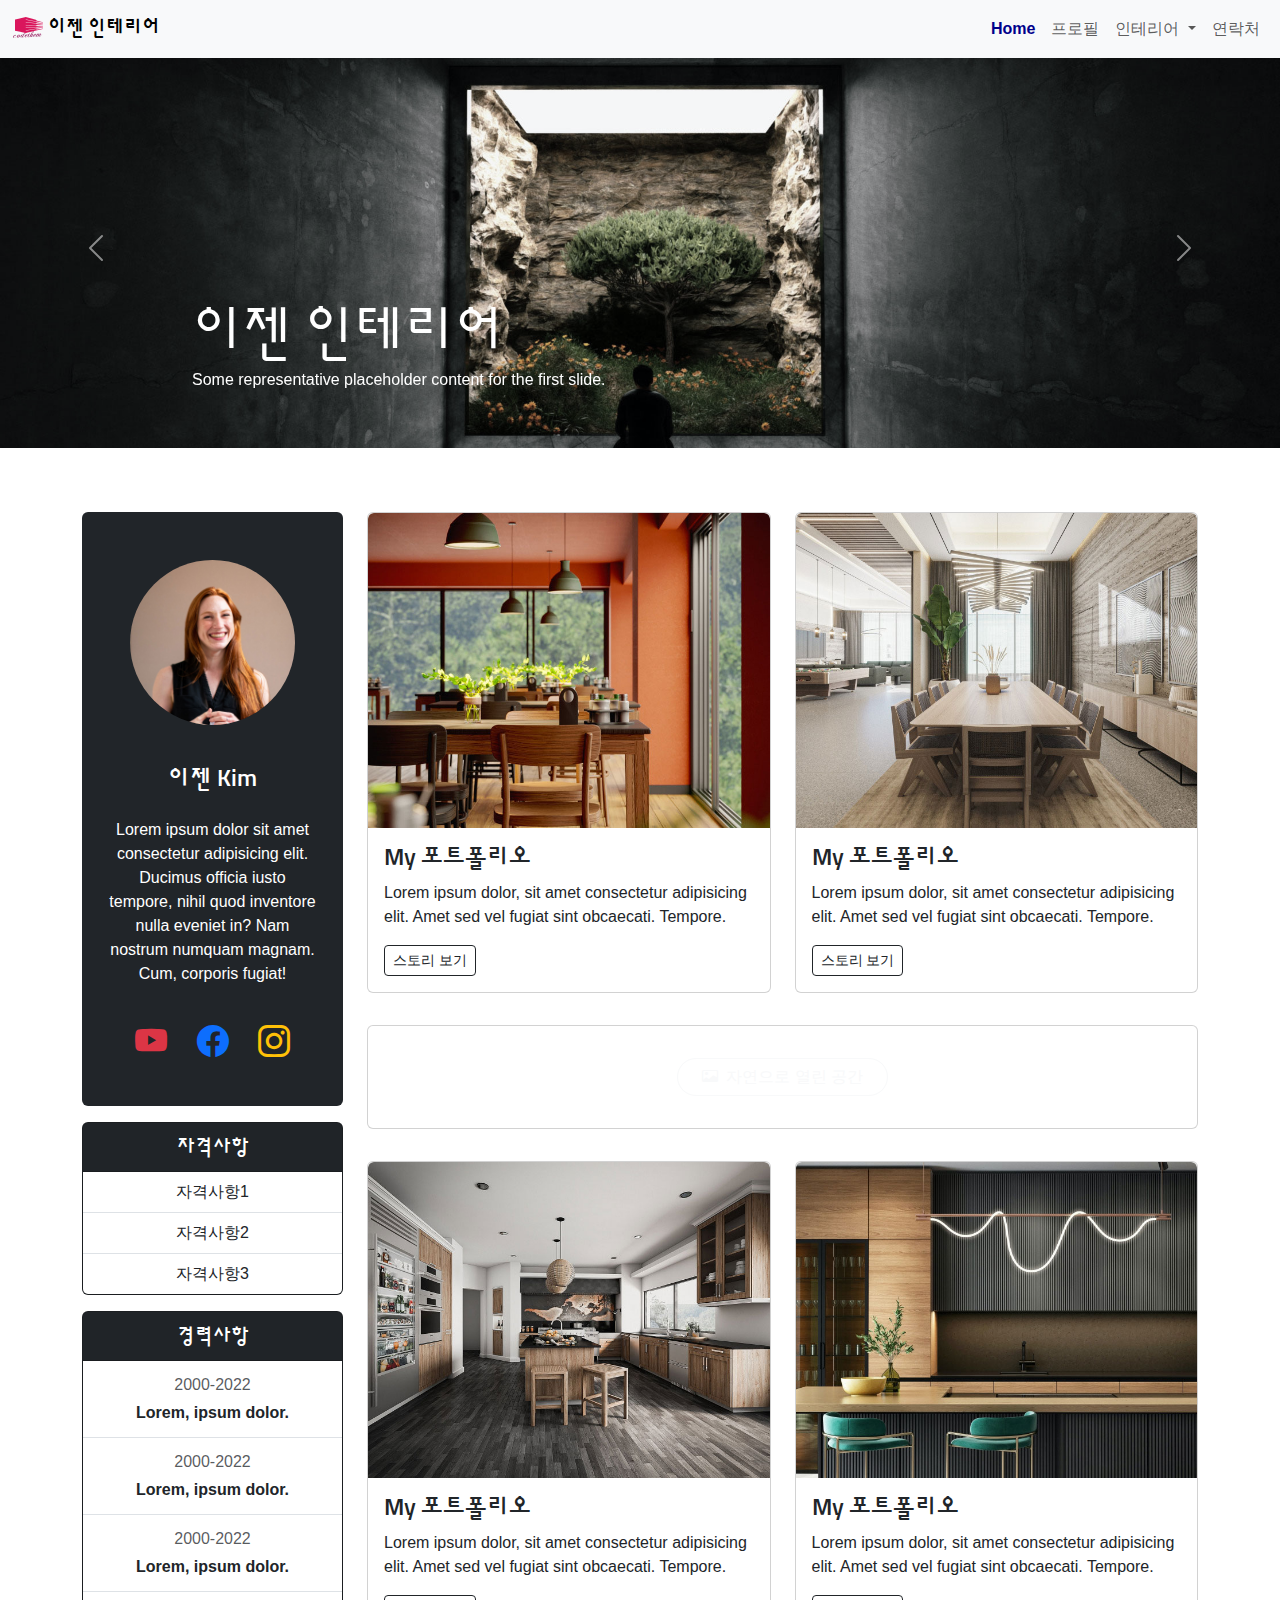
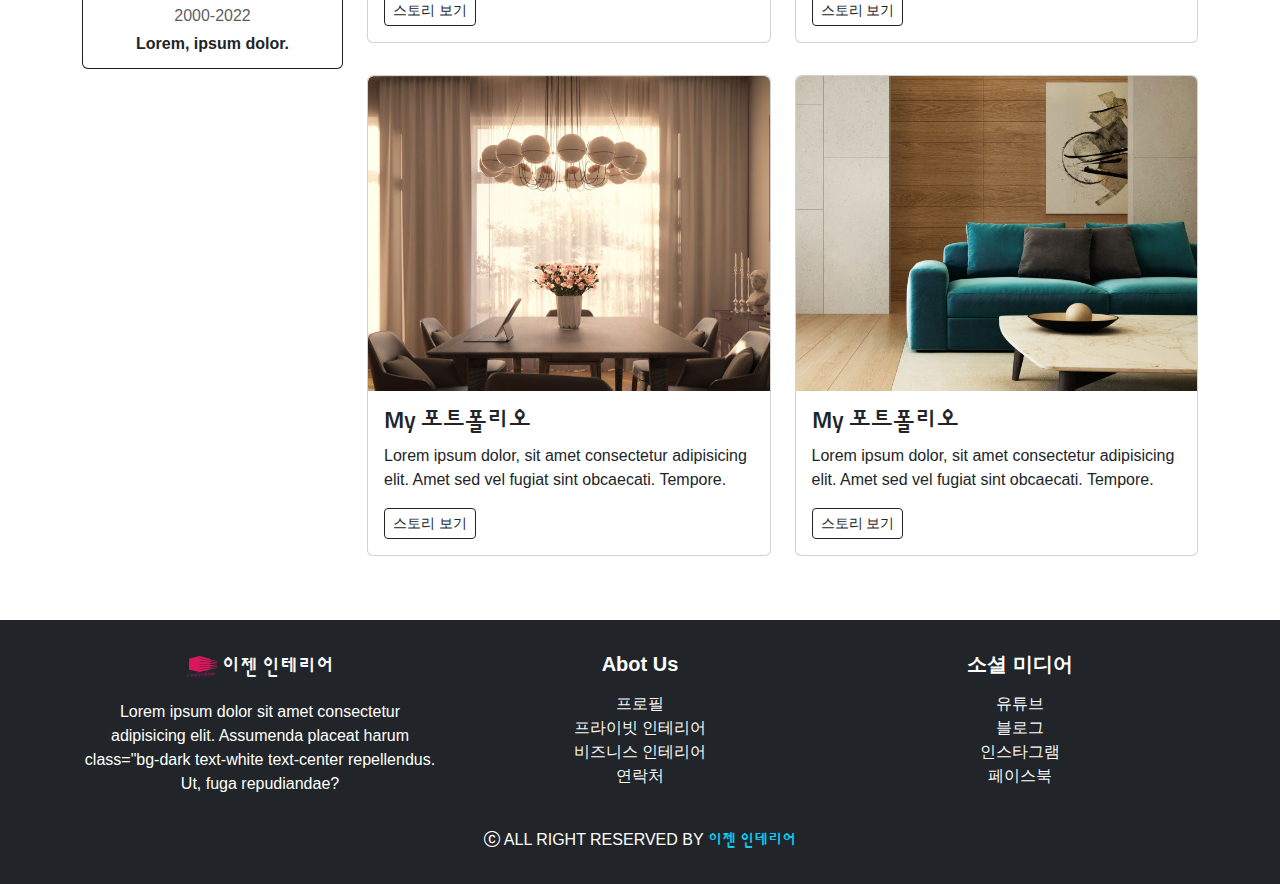
<file: index.html>
<!DOCTYPE html>
<html lang="ko">
  <head>
    <meta charset="UTF-8" />
    <meta name="viewport" content="width=device-width, initial-scale=1.0" />
    <title>이젠 인테리어</title>

    <link href="./css/bootstrap.css" rel="stylesheet" />
    <link href="./css/style.css" rel="stylesheet" />
    <script src="./js/bootstrap.bundle.js"></script>
    <link
      rel="stylesheet"
      href="https://cdn.jsdelivr.net/npm/bootstrap-icons@1.11.3/font/bootstrap-icons.min.css"
    />
  </head>
  <body>
    <!--네비게이션 영역 시작-->
    <nav class="navbar navbar-expand-md bg-light fixed-top">
      <div class="container-fluid">
        <a class="navbar-brand logo-font" href="index.html">
          <img src="./images/logo.png" alt="로고" />
          이젠 인테리어</a
        >
        <button
          class="navbar-toggler"
          type="button"
          data-bs-toggle="collapse"
          data-bs-target="#menubar"
          aria-controls="menubar"
          aria-expanded="false"
          aria-label="Toggle navigation"
        >
          <span class="navbar-toggler-icon"></span>
        </button>
        <div class="collapse navbar-collapse" id="menubar">
          <ul class="navbar-nav ms-auto mb-2 mb-md-0">
            <li class="nav-item">
              <a class="nav-link active" aria-current="page" href="./index.html"
                >Home</a
              >
            </li>
            <li class="nav-item">
              <a class="nav-link" href="./profile.html">프로필</a>
            </li>
            <li class="nav-item dropdown">
              <a
                class="nav-link dropdown-toggle"
                href="#"
                role="button"
                data-bs-toggle="dropdown"
                aria-expanded="false"
              >
                인테리어
              </a>
              <ul class="dropdown-menu">
                <li>
                  <a class="dropdown-item" href="./private-interior.html"
                    >개인공간</a
                  >
                </li>
                <li>
                  <a class="dropdown-item" href="./business-interior.html"
                    >비즈니스 공간</a
                  >
                </li>
              </ul>
            </li>
            <li class="nav-item">
              <a class="nav-link" href="./contact.html">연락처</a>
            </li>
          </ul>
        </div>
      </div>
    </nav>
    <!--헤더 영역 시작-->
    <header>
      <div id="headerCarousel" class="mt-5 carousel slide carousel-fade">
        <div class="carousel-inner">
          <div class="carousel-item active">
            <img
              src="./images/header1.jpg"
              class="d-block w-100"
              alt="인테리어 사진"
            />
            <div class="carousel-caption text-md-start">
              <h1 class="display-4 d-block mb-0">이젠 인테리어</h1>
              <p class="d-none d-sm-block">
                Some representative placeholder content for the first slide.
              </p>
            </div>
          </div>
          <div class="carousel-item">
            <img
              src="./images/header2.jpg"
              class="d-block w-100"
              alt="인테리어 사진"
            />
            <div class="carousel-caption">
              <h1 class="display-4 d-block mb-0">이젠 인테리어</h1>
              <p class="d-none d-sm-block">
                Some representative placeholder content for the first slide.
              </p>
            </div>
          </div>
          <div class="carousel-item">
            <img
              src="./images/header3.jpg"
              class="d-block w-100"
              alt="인테리어 사진"
            />
            <div class="carousel-caption">
              <h1 class="display-4 d-block mb-0">이젠 인테리어</h1>
              <p class="d-none d-sm-block">
                Some representative placeholder content for the first slide.
              </p>
            </div>
          </div>
          <div class="carousel-item">
            <img
              src="./images/header4.jpg"
              class="d-block w-100"
              alt="인테리어 사진"
            />
            <div class="carousel-caption">
              <h1 class="display-4 d-block mb-0">이젠 인테리어</h1>
              <p class="d-none d-sm-block">
                Some representative placeholder content for the first slide.
              </p>
            </div>
          </div>
          <div class="carousel-item">
            <img
              src="./images/header5.jpg"
              class="d-block w-100"
              alt="인테리어 사진"
            />
            <div class="carousel-caption">
              <h1 class="display-4 d-block mb-0">이젠 인테리어</h1>
              <p class="d-none d-sm-block">
                Some representative placeholder content for the first slide.
              </p>
            </div>
          </div>
        </div>
        <button
          class="carousel-control-prev"
          type="button"
          data-bs-target="#headerCarousel"
          data-bs-slide="prev"
        >
          <span class="carousel-control-prev-icon" aria-hidden="true"></span>
          <span class="visually-hidden">Previous</span>
        </button>
        <button
          class="carousel-control-next"
          type="button"
          data-bs-target="#headerCarousel"
          data-bs-slide="next"
        >
          <span class="carousel-control-next-icon" aria-hidden="true"></span>
          <span class="visually-hidden">Next</span>
        </button>
      </div>
    </header>
    <!--헤더 영역 끝-->
    <!--네비게이션 영역 끝-->
    <!--메인 섹션 시작-->
    <main class="container my-5">
      <div class="row">
        <!--프로필 바 섹션 시작-->
        <section class="col-md-5 col-lg-3">
          <div class="bg-dark text-white text-center my-3 p-4 rounded">
            <img
              src="./images/main-profile.jpg"
              alt="메인프로필"
              class="img-fluid rounded-circle p-4"
            />
            <h2 class="fs-4 py-3">이젠 Kim</h2>
            <p>
              Lorem ipsum dolor sit amet consectetur adipisicing elit. Ducimus
              officia iusto tempore, nihil quod inventore nulla eveniet in? Nam
              nostrum numquam magnam. Cum, corporis fugiat!
            </p>
            <div class="d-flex justify-content-evenly fs-4 py-3">
              <a href="#" target="_blank" class="link-danger"
                ><i class="bi bi-youtube" style="font-size: 2rem"></i
              ></a>
              <a href="#" target="_blank" class="link-primary"
                ><i class="bi bi-facebook" style="font-size: 2rem"></i
              ></a>
              <a href="#" target="_blank" class="link-warning"
                ><i class="bi bi-instagram" style="font-size: 2rem"></i
              ></a>
            </div>
          </div>
          <div class="card bg-dark text-white text-center">
            <div class="card-header">
              <h3 class="fs-5 m-1">자격사항</h3>
            </div>
            <ul class="list-group list-group-flush">
              <li class="list-group-item">자격사항1</li>
              <li class="list-group-item">자격사항2</li>
              <li class="list-group-item">자격사항3</li>
            </ul>
          </div>
          <div class="card bg-dark text-white text-center mt-3">
            <div class="card-header">
              <h3 class="fs-5 m-1">경력사항</h3>
            </div>
            <ul class="list-group list-group-flush">
              <li class="list-group-item">
                <p class="m-1 text-muted">2000-2022</p>
                <p class="m-1 fw-bold">Lorem, ipsum dolor.</p>
              </li>
              <li class="list-group-item">
                <p class="m-1 text-muted">2000-2022</p>
                <p class="m-1 fw-bold">Lorem, ipsum dolor.</p>
              </li>
              <li class="list-group-item">
                <p class="m-1 text-muted">2000-2022</p>
                <p class="m-1 fw-bold">Lorem, ipsum dolor.</p>
              </li>
              <li class="list-group-item">
                <p class="m-1 text-muted">2000-2022</p>
                <p class="m-1 fw-bold">Lorem, ipsum dolor.</p>
              </li>
            </ul>
          </div>
        </section>
        <!--프로필 바 섹션 끝-->
        <!--포트폴리오 섹션 시작-->
        <section class="col-md-7 col-lg-9">
          <div class="row">
            <div class="col-lg-6 py-3">
              <div class="card">
                <div class="overflow-hidden rounded-top">
                  <img
                    src="./images/gallery1.jpg"
                    class="card-img-top"
                    alt="포트폴리오 사진1"
                  />
                </div>
                <div class="card-body">
                  <h4 class="card-title">My 포트폴리오</h4>
                  <p class="card-text">
                    Lorem ipsum dolor, sit amet consectetur adipisicing elit.
                    Amet sed vel fugiat sint obcaecati. Tempore.
                  </p>
                  <a href="#" class="btn btn-outline-dark btn-sm"
                    >스토리 보기</a
                  >
                </div>
              </div>
            </div>
            <div class="col-lg-6 py-3">
              <div class="card">
                <div class="overflow-hidden rounded-top">
                  <img
                    src="./images/gallery2.jpg"
                    class="card-img-top"
                    alt="포트폴리오 사진2"
                  />
                </div>
                <div class="card-body">
                  <h4 class="card-title">My 포트폴리오</h4>
                  <p class="card-text">
                    Lorem ipsum dolor, sit amet consectetur adipisicing elit.
                    Amet sed vel fugiat sint obcaecati. Tempore.
                  </p>
                  <a href="#" class="btn btn-outline-dark btn-sm"
                    >스토리 보기</a
                  >
                </div>
              </div>
            </div>
            <div class="col-12 py-3">
              <div class="banner card text-center p-3">
                <div class="card-body">
                  <button
                    type="button"
                    class="btn btn-outline-light px-4 rounded-pill"
                    data-bs-toggle="modal"
                    data-bs-target="#portfolio-Modal"
                  >
                    <i class="bi bi-card-image me-1"></i>
                    자연으로 열린 공간
                  </button>
                </div>
              </div>
            </div>
            <!--모달-->
            <div
              class="modal fade"
              id="portfolio-Modal"
              tabindex="-1"
              data-bs-backdrop="static"
              data-bs-keyboard="false"
              aria-labelledby="portfolio-ModalLabel"
              aria-hidden="true"
            >
              <div class="modal-dialog">
                <div class="modal-content">
                  <div class="modal-header">
                    <h1 class="modal-title fs-5" id="portfolio-ModalLabel">
                      자연으로 열린 공간
                    </h1>
                    <button
                      type="button"
                      class="btn-close"
                      data-bs-dismiss="modal"
                      aria-label="Close"
                    ></button>
                  </div>
                  <div class="modal-body text-center">
                    <h2>Lorem ipsum dolor sit amet.</h2>
                    <p>
                      Lorem ipsum dolor sit amet consectetur adipisicing elit.
                      Soluta veritatis a officia provident, vel magni.
                    </p>
                    <img
                      src="./images/modal-img.jpg"
                      alt="열린 공간"
                      class="img-fluid"
                    />
                    <p>
                      Lorem ipsum dolor sit amet consectetur adipisicing elit.
                      Porro expedita illo sed iste impedit vero neque optio
                      consequatur aliquid eaque.
                    </p>
                  </div>
                  <div class="modal-footer">
                    <button
                      type="button"
                      class="btn btn-outline-dark btn-sm"
                      data-bs-dismiss="modal"
                    >
                      닫기
                    </button>
                    <a href="#" class="btn btn-outline-danger btn-sm">
                      뉴스 기사 보기
                    </a>
                  </div>
                </div>
              </div>
            </div>
            <div class="col-lg-6 py-3">
              <div class="card">
                <div class="overflow-hidden rounded-top">
                  <img
                    src="./images/gallery3.jpg"
                    class="card-img-top"
                    alt="포트폴리오 사진3"
                  />
                </div>
                <div class="card-body">
                  <h4 class="card-title">My 포트폴리오</h4>
                  <p class="card-text">
                    Lorem ipsum dolor, sit amet consectetur adipisicing elit.
                    Amet sed vel fugiat sint obcaecati. Tempore.
                  </p>
                  <a href="#" class="btn btn-outline-dark btn-sm"
                    >스토리 보기</a
                  >
                </div>
              </div>
            </div>
            <div class="col-lg-6 py-3">
              <div class="card">
                <div class="overflow-hidden rounded-top">
                  <img
                    src="./images/gallery4.jpg"
                    class="card-img-top"
                    alt="포트폴리오 사진4"
                  />
                </div>
                <div class="card-body">
                  <h4 class="card-title">My 포트폴리오</h4>
                  <p class="card-text">
                    Lorem ipsum dolor, sit amet consectetur adipisicing elit.
                    Amet sed vel fugiat sint obcaecati. Tempore.
                  </p>
                  <a href="#" class="btn btn-outline-dark btn-sm"
                    >스토리 보기</a
                  >
                </div>
              </div>
            </div>
            <div class="col-lg-6 py-3">
              <div class="card">
                <div class="overflow-hidden rounded-top">
                  <img
                    src="./images/gallery5.jpg"
                    class="card-img-top"
                    alt="포트폴리오 사진5"
                  />
                </div>
                <div class="card-body">
                  <h4 class="card-title">My 포트폴리오</h4>
                  <p class="card-text">
                    Lorem ipsum dolor, sit amet consectetur adipisicing elit.
                    Amet sed vel fugiat sint obcaecati. Tempore.
                  </p>
                  <a href="#" class="btn btn-outline-dark btn-sm"
                    >스토리 보기</a
                  >
                </div>
              </div>
            </div>
            <div class="col-lg-6 py-3">
              <div class="card">
                <div class="overflow-hidden rounded-top">
                  <img
                    src="./images/gallery6.jpg"
                    class="card-img-top"
                    alt="포트폴리오 사진6"
                  />
                </div>
                <div class="card-body">
                  <h4 class="card-title">My 포트폴리오</h4>
                  <p class="card-text">
                    Lorem ipsum dolor, sit amet consectetur adipisicing elit.
                    Amet sed vel fugiat sint obcaecati. Tempore.
                  </p>
                  <a href="#" class="btn btn-outline-dark btn-sm"
                    >스토리 보기</a
                  >
                </div>
              </div>
            </div>
          </div>
        </section>
        <!--포트폴리오 섹션 끝-->
      </div>
    </main>
    <!--메인 섹션 끝-->
    <!--푸터 영역 시작-->
    <footer class="bg-dark text-white text-center py-3">
      <div class="container">
        <div class="row">
          <div class="col-md-4">
            <a
              href="index.html"
              class="logo-font link-light text-decoration-none fs-5"
            >
              <img src="./images/logo.png" class="my-3" alt="로고" />
              이젠 인테리어
            </a>
            <p>
              Lorem ipsum dolor sit amet consectetur adipisicing elit. Assumenda
              placeat harum class="bg-dark text-white text-center repellendus.
              Ut, fuga repudiandae?
            </p>
          </div>
          <div class="col-md-4">
            <h5 class="fw-bold my-3">Abot Us</h5>
            <ul class="list-unstyled">
              <li>
                <a href="profile.html" class="link-light text-decoration-none"
                  >프로필</a
                >
              </li>
              <li>
                <a
                  href="private-interior.html"
                  class="link-light text-decoration-none"
                  >프라이빗 인테리어</a
                >
              </li>
              <li>
                <a
                  href="business-interior.html"
                  class="link-light text-decoration-none"
                  >비즈니스 인테리어</a
                >
              </li>
              <li>
                <a href="contact.html" class="link-light text-decoration-none"
                  >연락처</a
                >
              </li>
            </ul>
          </div>
          <div class="col-md-4">
            <h5 class="fw-bold my-3">소셜 미디어</h5>
            <ul class="list-unstyled">
              <li>
                <a href="#" class="link-light text-decoration-none">유튜브</a>
              </li>
              <li>
                <a href="#" class="link-light text-decoration-none">블로그</a>
              </li>
              <li>
                <a href="#" class="link-light text-decoration-none"
                  >인스타그램</a
                >
              </li>
              <li>
                <a href="#" class="link-light text-decoration-none">페이스북</a>
              </li>
            </ul>
          </div>
        </div>
        <p class="my-3">
          <i class="bi bi-c-circle"></i> ALL RIGHT RESERVED BY
          <span class="logo-font text-info">이젠 인테리어</span>
        </p>
      </div>
    </footer>
    <!--푸터 영역 끝-->
  </body>
</html>
</file>
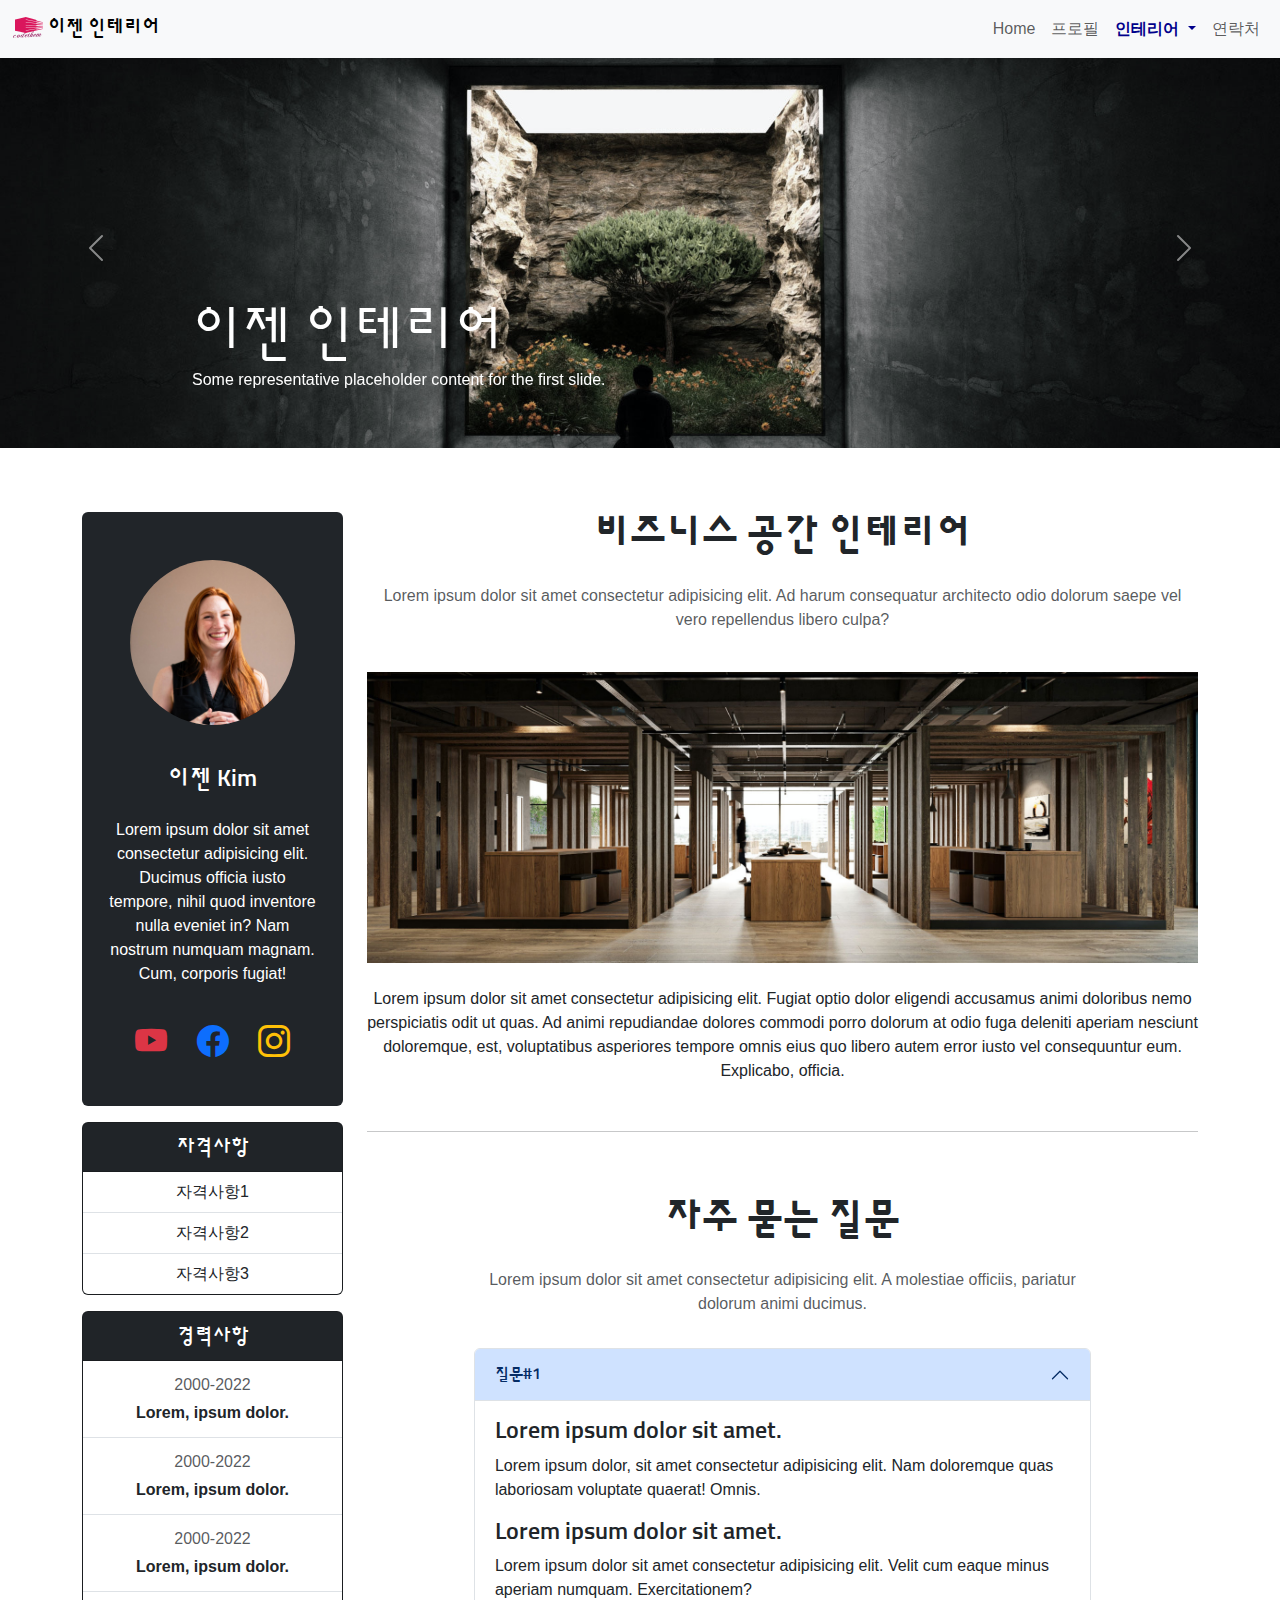
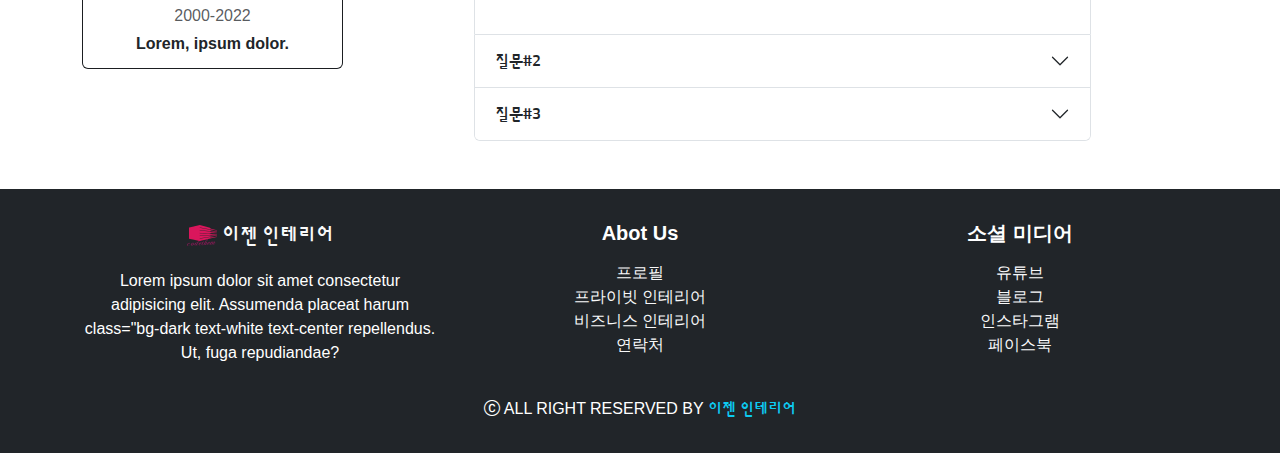
<file: business-interior.html>
<!DOCTYPE html>
<html lang="ko">
  <head>
    <meta charset="UTF-8" />
    <meta name="viewport" content="width=device-width, initial-scale=1.0" />
    <title>이젠 인테리어</title>

    <link href="./css/bootstrap.css" rel="stylesheet" />
    <link href="./css/style.css" rel="stylesheet" />
    <script src="./js/bootstrap.bundle.js"></script>
    <link
      rel="stylesheet"
      href="https://cdn.jsdelivr.net/npm/bootstrap-icons@1.11.3/font/bootstrap-icons.min.css"
    />
  </head>
  <body>
    <!--네비게이션 영역 시작-->
    <nav class="navbar navbar-expand-md bg-light fixed-top">
      <div class="container-fluid">
        <a class="navbar-brand logo-font" href="index.html">
          <img src="./images/logo.png" alt="로고" />
          이젠 인테리어</a
        >
        <button
          class="navbar-toggler"
          type="button"
          data-bs-toggle="collapse"
          data-bs-target="#menubar"
          aria-controls="menubar"
          aria-expanded="false"
          aria-label="Toggle navigation"
        >
          <span class="navbar-toggler-icon"></span>
        </button>
        <div class="collapse navbar-collapse" id="menubar">
          <ul class="navbar-nav ms-auto mb-2 mb-md-0">
            <li class="nav-item">
              <a class="nav-link" href="./index.html">Home</a>
            </li>
            <li class="nav-item">
              <a class="nav-link" href="./profile.html">프로필</a>
            </li>
            <li class="nav-item dropdown">
              <a
                class="nav-link dropdown-toggle active"
                aria-current="page"
                href="#"
                role="button"
                data-bs-toggle="dropdown"
                aria-expanded="false"
              >
                인테리어
              </a>
              <ul class="dropdown-menu">
                <li>
                  <a class="dropdown-item" href="./private-interior.html"
                    >개인공간</a
                  >
                </li>
                <li>
                  <a
                    class="dropdown-item active"
                    aria-current="page"
                    href="./business-interior.html"
                    >비즈니스 공간</a
                  >
                </li>
              </ul>
            </li>
            <li class="nav-item">
              <a class="nav-link" href="./contact.html">연락처</a>
            </li>
          </ul>
        </div>
      </div>
    </nav>
    <!--헤더 영역 시작-->
    <header>
      <div id="headerCarousel" class="mt-5 carousel slide carousel-fade">
        <div class="carousel-inner">
          <div class="carousel-item active">
            <img
              src="./images/header1.jpg"
              class="d-block w-100"
              alt="인테리어 사진"
            />
            <div class="carousel-caption text-md-start">
              <h1 class="display-4 d-block mb-0">이젠 인테리어</h1>
              <p class="d-none d-sm-block">
                Some representative placeholder content for the first slide.
              </p>
            </div>
          </div>
          <div class="carousel-item">
            <img
              src="./images/header2.jpg"
              class="d-block w-100"
              alt="인테리어 사진"
            />
            <div class="carousel-caption">
              <h1 class="display-4 d-block mb-0">이젠 인테리어</h1>
              <p class="d-none d-sm-block">
                Some representative placeholder content for the first slide.
              </p>
            </div>
          </div>
          <div class="carousel-item">
            <img
              src="./images/header3.jpg"
              class="d-block w-100"
              alt="인테리어 사진"
            />
            <div class="carousel-caption">
              <h1 class="display-4 d-block mb-0">이젠 인테리어</h1>
              <p class="d-none d-sm-block">
                Some representative placeholder content for the first slide.
              </p>
            </div>
          </div>
          <div class="carousel-item">
            <img
              src="./images/header4.jpg"
              class="d-block w-100"
              alt="인테리어 사진"
            />
            <div class="carousel-caption">
              <h1 class="display-4 d-block mb-0">이젠 인테리어</h1>
              <p class="d-none d-sm-block">
                Some representative placeholder content for the first slide.
              </p>
            </div>
          </div>
          <div class="carousel-item">
            <img
              src="./images/header5.jpg"
              class="d-block w-100"
              alt="인테리어 사진"
            />
            <div class="carousel-caption">
              <h1 class="display-4 d-block mb-0">이젠 인테리어</h1>
              <p class="d-none d-sm-block">
                Some representative placeholder content for the first slide.
              </p>
            </div>
          </div>
        </div>
        <button
          class="carousel-control-prev"
          type="button"
          data-bs-target="#headerCarousel"
          data-bs-slide="prev"
        >
          <span class="carousel-control-prev-icon" aria-hidden="true"></span>
          <span class="visually-hidden">Previous</span>
        </button>
        <button
          class="carousel-control-next"
          type="button"
          data-bs-target="#headerCarousel"
          data-bs-slide="next"
        >
          <span class="carousel-control-next-icon" aria-hidden="true"></span>
          <span class="visually-hidden">Next</span>
        </button>
      </div>
    </header>
    <!--헤더 영역 끝-->
    <!--네비게이션 영역 끝-->
    <!--메인 섹션 시작-->
    <main class="container my-5">
      <div class="row">
        <!--프로필 바 섹션 시작-->
        <section class="order-2 order-md-1 col-md-5 col-lg-3">
          <div class="bg-dark text-white text-center my-3 p-4 rounded">
            <img
              src="./images/main-profile.jpg"
              alt="메인프로필"
              class="img-fluid rounded-circle p-4"
            />
            <h2 class="fs-4 py-3">이젠 Kim</h2>
            <p>
              Lorem ipsum dolor sit amet consectetur adipisicing elit. Ducimus
              officia iusto tempore, nihil quod inventore nulla eveniet in? Nam
              nostrum numquam magnam. Cum, corporis fugiat!
            </p>
            <div class="d-flex justify-content-evenly fs-4 py-3">
              <a href="#" target="_blank" class="link-danger"
                ><i class="bi bi-youtube" style="font-size: 2rem"></i
              ></a>
              <a href="#" target="_blank" class="link-primary"
                ><i class="bi bi-facebook" style="font-size: 2rem"></i
              ></a>
              <a href="#" target="_blank" class="link-warning"
                ><i class="bi bi-instagram" style="font-size: 2rem"></i
              ></a>
            </div>
          </div>
          <div class="card bg-dark text-white text-center">
            <div class="card-header">
              <h3 class="fs-5 m-1">자격사항</h3>
            </div>
            <ul class="list-group list-group-flush">
              <li class="list-group-item">자격사항1</li>
              <li class="list-group-item">자격사항2</li>
              <li class="list-group-item">자격사항3</li>
            </ul>
          </div>
          <div class="card bg-dark text-white text-center mt-3">
            <div class="card-header">
              <h3 class="fs-5 m-1">경력사항</h3>
            </div>
            <ul class="list-group list-group-flush">
              <li class="list-group-item">
                <p class="m-1 text-muted">2000-2022</p>
                <p class="m-1 fw-bold">Lorem, ipsum dolor.</p>
              </li>
              <li class="list-group-item">
                <p class="m-1 text-muted">2000-2022</p>
                <p class="m-1 fw-bold">Lorem, ipsum dolor.</p>
              </li>
              <li class="list-group-item">
                <p class="m-1 text-muted">2000-2022</p>
                <p class="m-1 fw-bold">Lorem, ipsum dolor.</p>
              </li>
              <li class="list-group-item">
                <p class="m-1 text-muted">2000-2022</p>
                <p class="m-1 fw-bold">Lorem, ipsum dolor.</p>
              </li>
            </ul>
          </div>
        </section>
        <!--프로필 바 섹션 끝-->
        <!--비즈니스 섹션 시작-->
        <div class="order-1 order-md-2 col-md-7 col-lg-9">
          <!--비즈니스 공간 소개 섹션 시작-->
          <section class="py-3 text-center">
            <div>
              <h2 class="fs-1 fw-bold pb-3">비즈니스 공간 인테리어</h2>
              <p class="text-muted">
                Lorem ipsum dolor sit amet consectetur adipisicing elit. Ad
                harum consequatur architecto odio dolorum saepe vel vero
                repellendus libero culpa?
              </p>
            </div>
            <div>
              <img
                src="./images/business.jpg"
                alt="비즈니스 인테리어"
                class="img-fluid my-4"
              />
              <p>
                Lorem ipsum dolor sit amet consectetur adipisicing elit. Fugiat
                optio dolor eligendi accusamus animi doloribus nemo perspiciatis
                odit ut quas. Ad animi repudiandae dolores commodi porro dolorum
                at odio fuga deleniti aperiam nesciunt doloremque, est,
                voluptatibus asperiores tempore omnis eius quo libero autem
                error iusto vel consequuntur eum. Explicabo, officia.
              </p>
            </div>
          </section>
          <!--비즈니스 공간 소개 섹션 끝-->
          <hr />
          <!--자주 묻는 질문 섹션 시작-->
          <section class="row">
            <div class="col-lg-9 mx-auto">
              <div class="text-center pt-5 pb-3">
                <h2 class="fs-1 fw-bold pb-3">자주 묻는 질문</h2>
                <p class="text-muted">
                  Lorem ipsum dolor sit amet consectetur adipisicing elit. A
                  molestiae officiis, pariatur dolorum animi ducimus.
                </p>
              </div>
              <!--아코디언-->
              <div class="accordion" id="accordionExample">
                <div class="accordion-item">
                  <h2 class="accordion-header">
                    <button
                      class="accordion-button"
                      type="button"
                      data-bs-toggle="collapse"
                      data-bs-target="#collapseOne"
                      aria-expanded="true"
                      aria-controls="collapseOne"
                    >
                      질문#1
                    </button>
                  </h2>
                  <div
                    id="collapseOne"
                    class="accordion-collapse collapse show"
                  >
                    <div class="accordion-body">
                      <h4>Lorem ipsum dolor sit amet.</h4>
                      <p>
                        Lorem ipsum dolor, sit amet consectetur adipisicing
                        elit. Nam doloremque quas laboriosam voluptate quaerat!
                        Omnis.
                      </p>
                      <h4>Lorem ipsum dolor sit amet.</h4>
                      <p>
                        Lorem ipsum dolor sit amet consectetur adipisicing elit.
                        Velit cum eaque minus aperiam numquam. Exercitationem?
                      </p>
                    </div>
                  </div>
                </div>
                <div class="accordion-item">
                  <h2 class="accordion-header">
                    <button
                      class="accordion-button collapsed"
                      type="button"
                      data-bs-toggle="collapse"
                      data-bs-target="#collapseTwo"
                      aria-expanded="false"
                      aria-controls="collapseTwo"
                    >
                      질문#2
                    </button>
                  </h2>
                  <div id="collapseTwo" class="accordion-collapse collapse">
                    <div class="accordion-body">
                      <h4>Lorem ipsum dolor sit amet.</h4>
                      <p>
                        Lorem ipsum dolor, sit amet consectetur adipisicing
                        elit. Nam doloremque quas laboriosam voluptate quaerat!
                        Omnis.
                      </p>
                      <h4>Lorem ipsum dolor sit amet.</h4>
                      <p>
                        Lorem ipsum dolor sit amet consectetur adipisicing elit.
                        Velit cum eaque minus aperiam numquam. Exercitationem?
                      </p>
                    </div>
                  </div>
                </div>
                <div class="accordion-item">
                  <h2 class="accordion-header">
                    <button
                      class="accordion-button collapsed"
                      type="button"
                      data-bs-toggle="collapse"
                      data-bs-target="#collapseThree"
                      aria-expanded="false"
                      aria-controls="collapseThree"
                    >
                      질문#3
                    </button>
                  </h2>
                  <div id="collapseThree" class="accordion-collapse collapse">
                    <div class="accordion-body">
                      <h4>Lorem ipsum dolor sit amet.</h4>
                      <p>
                        Lorem ipsum dolor, sit amet consectetur adipisicing
                        elit. Nam doloremque quas laboriosam voluptate quaerat!
                        Omnis.
                      </p>
                      <h4>Lorem ipsum dolor sit amet.</h4>
                      <p>
                        Lorem ipsum dolor sit amet consectetur adipisicing elit.
                        Velit cum eaque minus aperiam numquam. Exercitationem?
                      </p>
                    </div>
                  </div>
                </div>
              </div>
            </div>
          </section>
          <!--자주 묻는 질문 섹션 끝-->
        </div>
        <!--비즈니스 섹션 끝-->
      </div>
    </main>
    <!--메인 섹션 끝-->
    <!--푸터 영역 시작-->
    <footer class="bg-dark text-white text-center py-3">
      <div class="container">
        <div class="row">
          <div class="col-md-4">
            <a
              href="index.html"
              class="logo-font link-light text-decoration-none fs-5"
            >
              <img src="./images/logo.png" class="my-3" alt="로고" />
              이젠 인테리어
            </a>
            <p>
              Lorem ipsum dolor sit amet consectetur adipisicing elit. Assumenda
              placeat harum class="bg-dark text-white text-center repellendus.
              Ut, fuga repudiandae?
            </p>
          </div>
          <div class="col-md-4">
            <h5 class="fw-bold my-3">Abot Us</h5>
            <ul class="list-unstyled">
              <li>
                <a href="profile.html" class="link-light text-decoration-none"
                  >프로필</a
                >
              </li>
              <li>
                <a
                  href="private-interior.html"
                  class="link-light text-decoration-none"
                  >프라이빗 인테리어</a
                >
              </li>
              <li>
                <a
                  href="business-interior.html"
                  class="link-light text-decoration-none"
                  >비즈니스 인테리어</a
                >
              </li>
              <li>
                <a href="contact.html" class="link-light text-decoration-none"
                  >연락처</a
                >
              </li>
            </ul>
          </div>
          <div class="col-md-4">
            <h5 class="fw-bold my-3">소셜 미디어</h5>
            <ul class="list-unstyled">
              <li>
                <a href="#" class="link-light text-decoration-none">유튜브</a>
              </li>
              <li>
                <a href="#" class="link-light text-decoration-none">블로그</a>
              </li>
              <li>
                <a href="#" class="link-light text-decoration-none"
                  >인스타그램</a
                >
              </li>
              <li>
                <a href="#" class="link-light text-decoration-none">페이스북</a>
              </li>
            </ul>
          </div>
        </div>
        <p class="my-3">
          <i class="bi bi-c-circle"></i> ALL RIGHT RESERVED BY
          <span class="logo-font text-info">이젠 인테리어</span>
        </p>
      </div>
    </footer>
    <!--푸터 영역 끝-->
  </body>
</html>
</file>
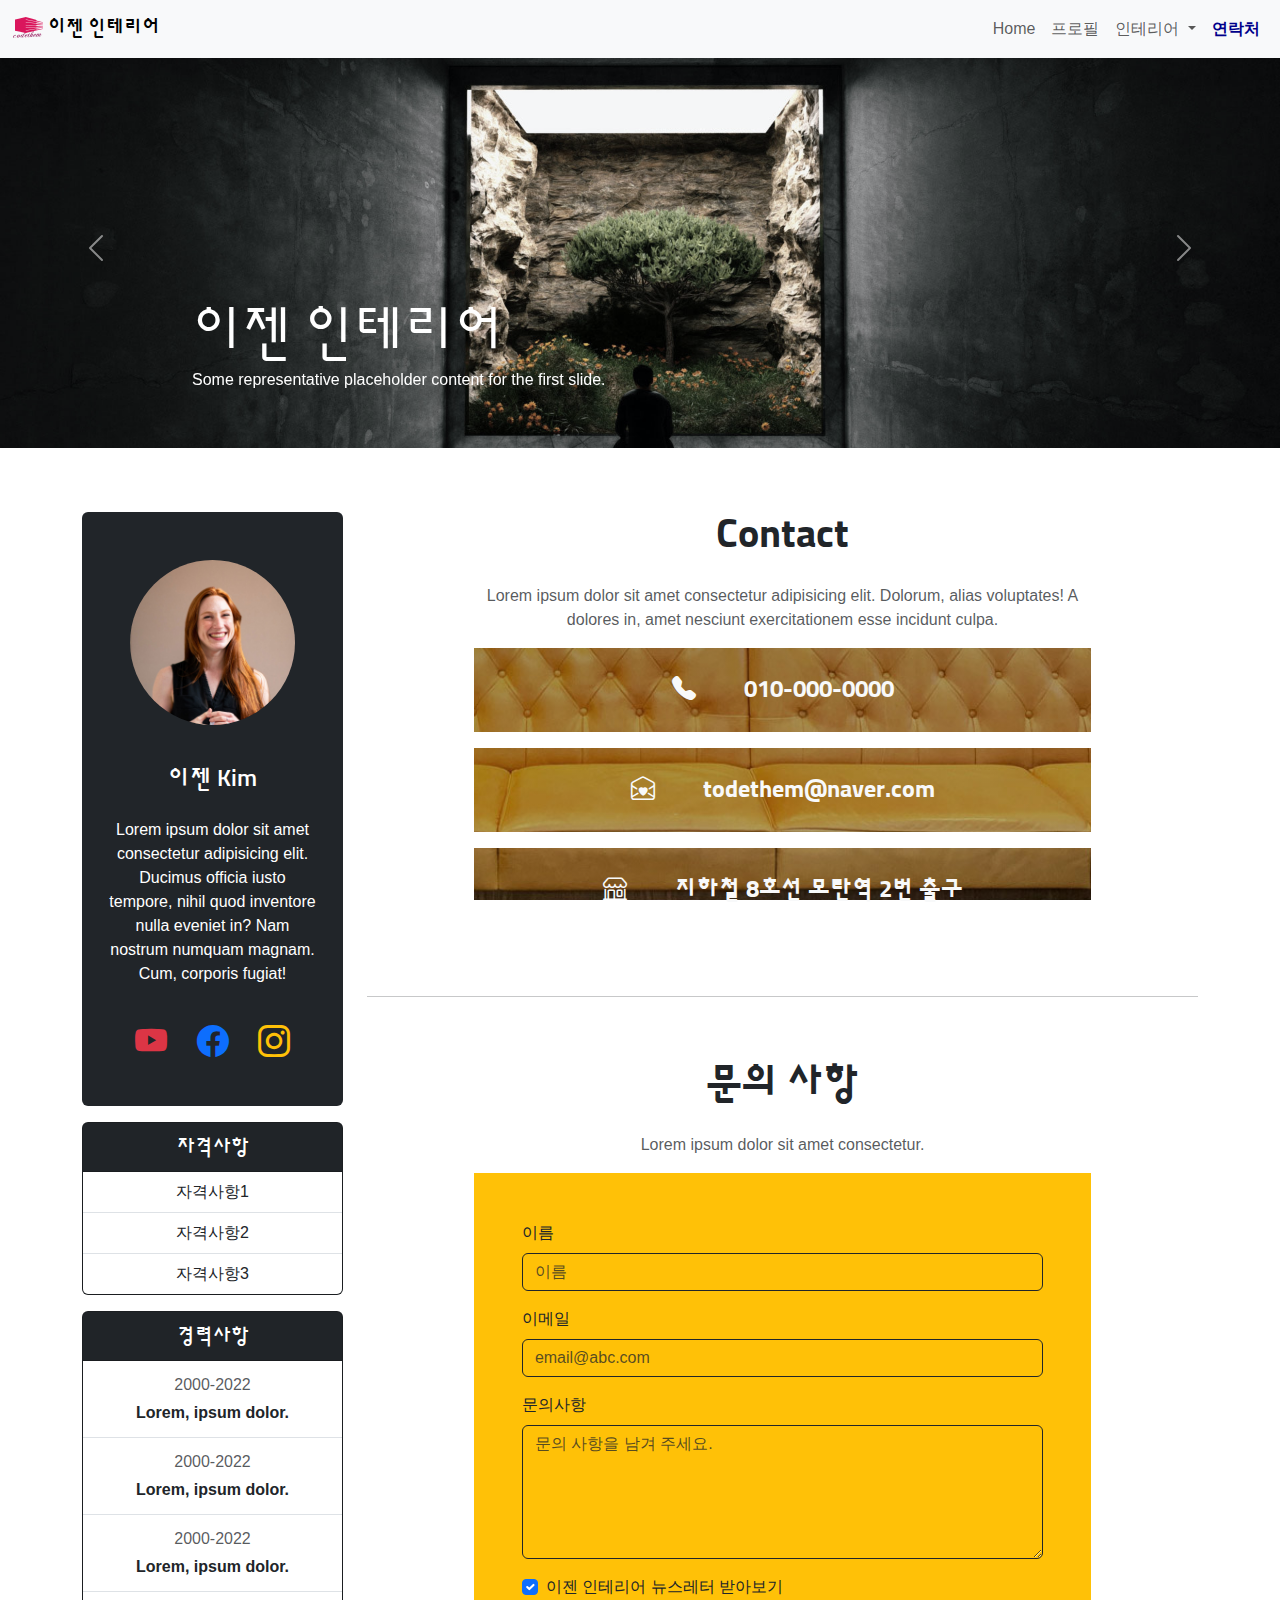
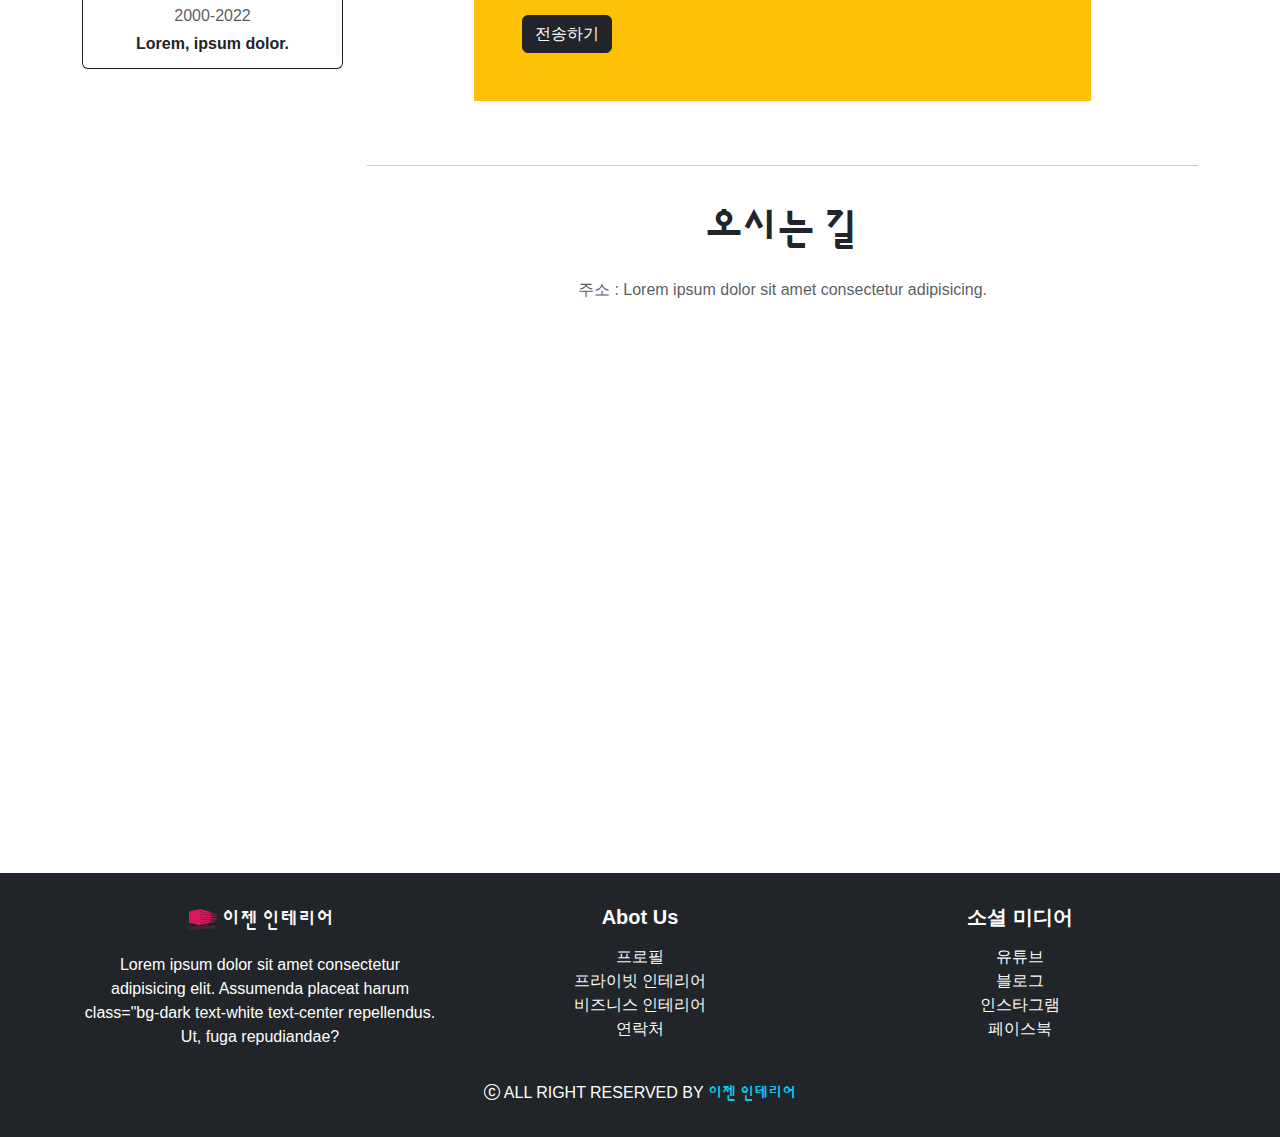
<file: contact.html>
<!DOCTYPE html>
<html lang="ko">
  <head>
    <meta charset="UTF-8" />
    <meta name="viewport" content="width=device-width, initial-scale=1.0" />
    <title>이젠 인테리어</title>

    <link href="./css/bootstrap.css" rel="stylesheet" />
    <link href="./css/style.css" rel="stylesheet" />
    <script src="./js/bootstrap.bundle.js"></script>
    <link
      rel="stylesheet"
      href="https://cdn.jsdelivr.net/npm/bootstrap-icons@1.11.3/font/bootstrap-icons.min.css"
    />
  </head>
  <body>
    <!--네비게이션 영역 시작-->
    <nav class="navbar navbar-expand-md bg-light fixed-top">
      <div class="container-fluid">
        <a class="navbar-brand logo-font" href="index.html">
          <img src="./images/logo.png" alt="로고" />
          이젠 인테리어</a
        >
        <button
          class="navbar-toggler"
          type="button"
          data-bs-toggle="collapse"
          data-bs-target="#menubar"
          aria-controls="menubar"
          aria-expanded="false"
          aria-label="Toggle navigation"
        >
          <span class="navbar-toggler-icon"></span>
        </button>
        <div class="collapse navbar-collapse" id="menubar">
          <ul class="navbar-nav ms-auto mb-2 mb-md-0">
            <li class="nav-item">
              <a class="nav-link" href="./index.html">Home</a>
            </li>
            <li class="nav-item">
              <a class="nav-link" href="./profile.html">프로필</a>
            </li>
            <li class="nav-item dropdown">
              <a
                class="nav-link dropdown-toggle"
                href="#"
                role="button"
                data-bs-toggle="dropdown"
                aria-expanded="false"
              >
                인테리어
              </a>
              <ul class="dropdown-menu">
                <li>
                  <a class="dropdown-item" href="./private-interior.html"
                    >개인공간</a
                  >
                </li>
                <li>
                  <a class="dropdown-item" href="./business-interior.html"
                    >비즈니스 공간</a
                  >
                </li>
              </ul>
            </li>
            <li class="nav-item">
              <a
                class="nav-link active"
                aria-current="page"
                href="./contact.html"
                >연락처</a
              >
            </li>
          </ul>
        </div>
      </div>
    </nav>
    <!--헤더 영역 시작-->
    <header>
      <div id="headerCarousel" class="mt-5 carousel slide carousel-fade">
        <div class="carousel-inner">
          <div class="carousel-item active">
            <img
              src="./images/header1.jpg"
              class="d-block w-100"
              alt="인테리어 사진"
            />
            <div class="carousel-caption text-md-start">
              <h1 class="display-4 d-block mb-0">이젠 인테리어</h1>
              <p class="d-none d-sm-block">
                Some representative placeholder content for the first slide.
              </p>
            </div>
          </div>
          <div class="carousel-item">
            <img
              src="./images/header2.jpg"
              class="d-block w-100"
              alt="인테리어 사진"
            />
            <div class="carousel-caption">
              <h1 class="display-4 d-block mb-0">이젠 인테리어</h1>
              <p class="d-none d-sm-block">
                Some representative placeholder content for the first slide.
              </p>
            </div>
          </div>
          <div class="carousel-item">
            <img
              src="./images/header3.jpg"
              class="d-block w-100"
              alt="인테리어 사진"
            />
            <div class="carousel-caption">
              <h1 class="display-4 d-block mb-0">이젠 인테리어</h1>
              <p class="d-none d-sm-block">
                Some representative placeholder content for the first slide.
              </p>
            </div>
          </div>
          <div class="carousel-item">
            <img
              src="./images/header4.jpg"
              class="d-block w-100"
              alt="인테리어 사진"
            />
            <div class="carousel-caption">
              <h1 class="display-4 d-block mb-0">이젠 인테리어</h1>
              <p class="d-none d-sm-block">
                Some representative placeholder content for the first slide.
              </p>
            </div>
          </div>
          <div class="carousel-item">
            <img
              src="./images/header5.jpg"
              class="d-block w-100"
              alt="인테리어 사진"
            />
            <div class="carousel-caption">
              <h1 class="display-4 d-block mb-0">이젠 인테리어</h1>
              <p class="d-none d-sm-block">
                Some representative placeholder content for the first slide.
              </p>
            </div>
          </div>
        </div>
        <button
          class="carousel-control-prev"
          type="button"
          data-bs-target="#headerCarousel"
          data-bs-slide="prev"
        >
          <span class="carousel-control-prev-icon" aria-hidden="true"></span>
          <span class="visually-hidden">Previous</span>
        </button>
        <button
          class="carousel-control-next"
          type="button"
          data-bs-target="#headerCarousel"
          data-bs-slide="next"
        >
          <span class="carousel-control-next-icon" aria-hidden="true"></span>
          <span class="visually-hidden">Next</span>
        </button>
      </div>
    </header>
    <!--헤더 영역 끝-->
    <!--네비게이션 영역 끝-->
    <!--메인 섹션 시작-->
    <main class="container my-5">
      <div class="row">
        <!--프로필 바 섹션 시작-->
        <section class="col-md-5 col-lg-3 order-2 order-md-1">
          <div class="bg-dark text-white text-center my-3 p-4 rounded">
            <img
              src="./images/main-profile.jpg"
              alt="메인프로필"
              class="img-fluid rounded-circle p-4"
            />
            <h2 class="fs-4 py-3">이젠 Kim</h2>
            <p>
              Lorem ipsum dolor sit amet consectetur adipisicing elit. Ducimus
              officia iusto tempore, nihil quod inventore nulla eveniet in? Nam
              nostrum numquam magnam. Cum, corporis fugiat!
            </p>
            <div class="d-flex justify-content-evenly fs-4 py-3">
              <a href="#" target="_blank" class="link-danger"
                ><i class="bi bi-youtube" style="font-size: 2rem"></i
              ></a>
              <a href="#" target="_blank" class="link-primary"
                ><i class="bi bi-facebook" style="font-size: 2rem"></i
              ></a>
              <a href="#" target="_blank" class="link-warning"
                ><i class="bi bi-instagram" style="font-size: 2rem"></i
              ></a>
            </div>
          </div>
          <div class="card bg-dark text-white text-center">
            <div class="card-header">
              <h3 class="fs-5 m-1">자격사항</h3>
            </div>
            <ul class="list-group list-group-flush">
              <li class="list-group-item">자격사항1</li>
              <li class="list-group-item">자격사항2</li>
              <li class="list-group-item">자격사항3</li>
            </ul>
          </div>
          <div class="card bg-dark text-white text-center mt-3">
            <div class="card-header">
              <h3 class="fs-5 m-1">경력사항</h3>
            </div>
            <ul class="list-group list-group-flush">
              <li class="list-group-item">
                <p class="m-1 text-muted">2000-2022</p>
                <p class="m-1 fw-bold">Lorem, ipsum dolor.</p>
              </li>
              <li class="list-group-item">
                <p class="m-1 text-muted">2000-2022</p>
                <p class="m-1 fw-bold">Lorem, ipsum dolor.</p>
              </li>
              <li class="list-group-item">
                <p class="m-1 text-muted">2000-2022</p>
                <p class="m-1 fw-bold">Lorem, ipsum dolor.</p>
              </li>
              <li class="list-group-item">
                <p class="m-1 text-muted">2000-2022</p>
                <p class="m-1 fw-bold">Lorem, ipsum dolor.</p>
              </li>
            </ul>
          </div>
        </section>
        <!--프로필 바 섹션 끝-->
        <!--contact 섹션 시작-->
        <section class="col-md-7 col-lg-9 order-1 order-md-2 text-center">
          <!--Contact 섹션 시작-->
          <section class="row pt-3 pb-5">
            <div class="col-lg-9 mx-auto">
              <h2 class="fw-bold fs-1 pb-3">Contact</h2>
              <p class="text-muted">
                Lorem ipsum dolor sit amet consectetur adipisicing elit.
                Dolorum, alias voluptates! A dolores in, amet nesciunt
                exercitationem esse incidunt culpa.
              </p>
              <div class="text-light py-4 mt-3 contact_bg">
                <p class="fs-4 fw-bold logo-font mb-0">
                  <i class="me-3 me-lg-5 bi bi-telephone-fill"></i>010-000-0000
                </p>
              </div>
              <div class="text-light py-4 mt-3 contact_bg">
                <p class="fs-4 fw-bold logo-font mb-0">
                  <i class="me-3 me-lg-5 bi bi-envelope-open-heart"></i
                  >todethem@naver.com
                </p>
              </div>
              <div class="text-light py-4 mt-3 contact_bg">
                <p class="fs-4 fw-bold logo-font mb-0">
                  <i class="me-3 me-lg-5 bi bi-shop"></i>지하철 8호선 모란역 2번
                  출구
                </p>
              </div>
            </div>
          </section>
          <!--Contact 섹션 끝-->
          <hr />
          <!--문의 사항 섹션 시작-->
          <div class="row py-5">
            <div class="col-lg-9 mx-auto">
              <h2 class="fs-1 fw-bold pb-3">문의 사항</h2>
              <p class="text-muted">Lorem ipsum dolor sit amet consectetur.</p>
              <form action="" class="text-start bg-warning p-5">
                <div class="mb-3">
                  <label for="user-name" class="form-label">이름</label>
                  <input
                    type="text"
                    placeholder="이름"
                    class="form-control border-dark bg-transparent"
                    id="user-name"
                  />
                </div>
                <div class="mb-3">
                  <label for="user-email" class="form-label">이메일</label>
                  <input
                    type="email"
                    placeholder="email@abc.com"
                    class="form-control border-dark bg-transparent"
                    id="user-email"
                    aria-describedby="emailHelp"
                  />
                </div>
                <div class="mb-3">
                  <label for="user-msg" class="form-label">문의사항</label>
                  <textarea
                    class="form-control border-dark bg-transparent"
                    id="user-msg"
                    rows="5"
                    cols="30"
                    placeholder="문의 사항을 남겨 주세요."
                  ></textarea>
                </div>
                <div class="mb-3 form-check">
                  <input
                    type="checkbox"
                    class="form-check-input"
                    id="news-letter-check"
                    checked
                  />
                  <label class="form-check-label" for="news-letter-check"
                    >이젠 인테리어 뉴스레터 받아보기</label
                  >
                </div>
                <button class="btn btn-dark">전송하기</button>
              </form>
            </div>
          </div>
          <!--문의 사항 섹션 끝-->
          <hr />
          <!--구글 맵 섹션 시작-->
          <section class="py-4">
            <h2 class="fs-1 fw-bold">오시는 길</h2>
            <p class="text-muted py-3">
              주소 : Lorem ipsum dolor sit amet consectetur adipisicing.
            </p>
            <div class="ratio ratio-16x9">
              <iframe
                src="https://www.google.com/maps/embed?pb=!1m18!1m12!1m3!1d3168.1861203502363!2d127.12712117533341!3d37.43270773179154!2m3!1f0!2f0!3f0!3m2!1i1024!2i768!4f13.1!3m3!1m2!1s0x357ca883df7418d1%3A0x1e9926ba0f71d15c!2z7J207KCgSVTsu7Ttk6jthLDslYTsubTrjbDrr7g!5e0!3m2!1sko!2skr!4v1714009759703!5m2!1sko!2skr"
                allowfullscreen=""
                loading="lazy"
                referrerpolicy="no-referrer-when-downgrade"
              ></iframe>
            </div>
          </section>
          <!--구글 맵 섹션 끝-->
        </section>
        <!--contact 섹션 끝-->
      </div>
    </main>
    <!--메인 섹션 끝-->
    <!--푸터 영역 시작-->
    <footer class="bg-dark text-white text-center py-3">
      <div class="container">
        <div class="row">
          <div class="col-md-4">
            <a
              href="index.html"
              class="logo-font link-light text-decoration-none fs-5"
            >
              <img src="./images/logo.png" class="my-3" alt="로고" />
              이젠 인테리어
            </a>
            <p>
              Lorem ipsum dolor sit amet consectetur adipisicing elit. Assumenda
              placeat harum class="bg-dark text-white text-center repellendus.
              Ut, fuga repudiandae?
            </p>
          </div>
          <div class="col-md-4">
            <h5 class="fw-bold my-3">Abot Us</h5>
            <ul class="list-unstyled">
              <li>
                <a href="profile.html" class="link-light text-decoration-none"
                  >프로필</a
                >
              </li>
              <li>
                <a
                  href="private-interior.html"
                  class="link-light text-decoration-none"
                  >프라이빗 인테리어</a
                >
              </li>
              <li>
                <a
                  href="business-interior.html"
                  class="link-light text-decoration-none"
                  >비즈니스 인테리어</a
                >
              </li>
              <li>
                <a href="contact.html" class="link-light text-decoration-none"
                  >연락처</a
                >
              </li>
            </ul>
          </div>
          <div class="col-md-4">
            <h5 class="fw-bold my-3">소셜 미디어</h5>
            <ul class="list-unstyled">
              <li>
                <a href="#" class="link-light text-decoration-none">유튜브</a>
              </li>
              <li>
                <a href="#" class="link-light text-decoration-none">블로그</a>
              </li>
              <li>
                <a href="#" class="link-light text-decoration-none"
                  >인스타그램</a
                >
              </li>
              <li>
                <a href="#" class="link-light text-decoration-none">페이스북</a>
              </li>
            </ul>
          </div>
        </div>
        <p class="my-3">
          <i class="bi bi-c-circle"></i> ALL RIGHT RESERVED BY
          <span class="logo-font text-info">이젠 인테리어</span>
        </p>
      </div>
    </footer>
    <!--푸터 영역 끝-->
  </body>
</html>
</file>
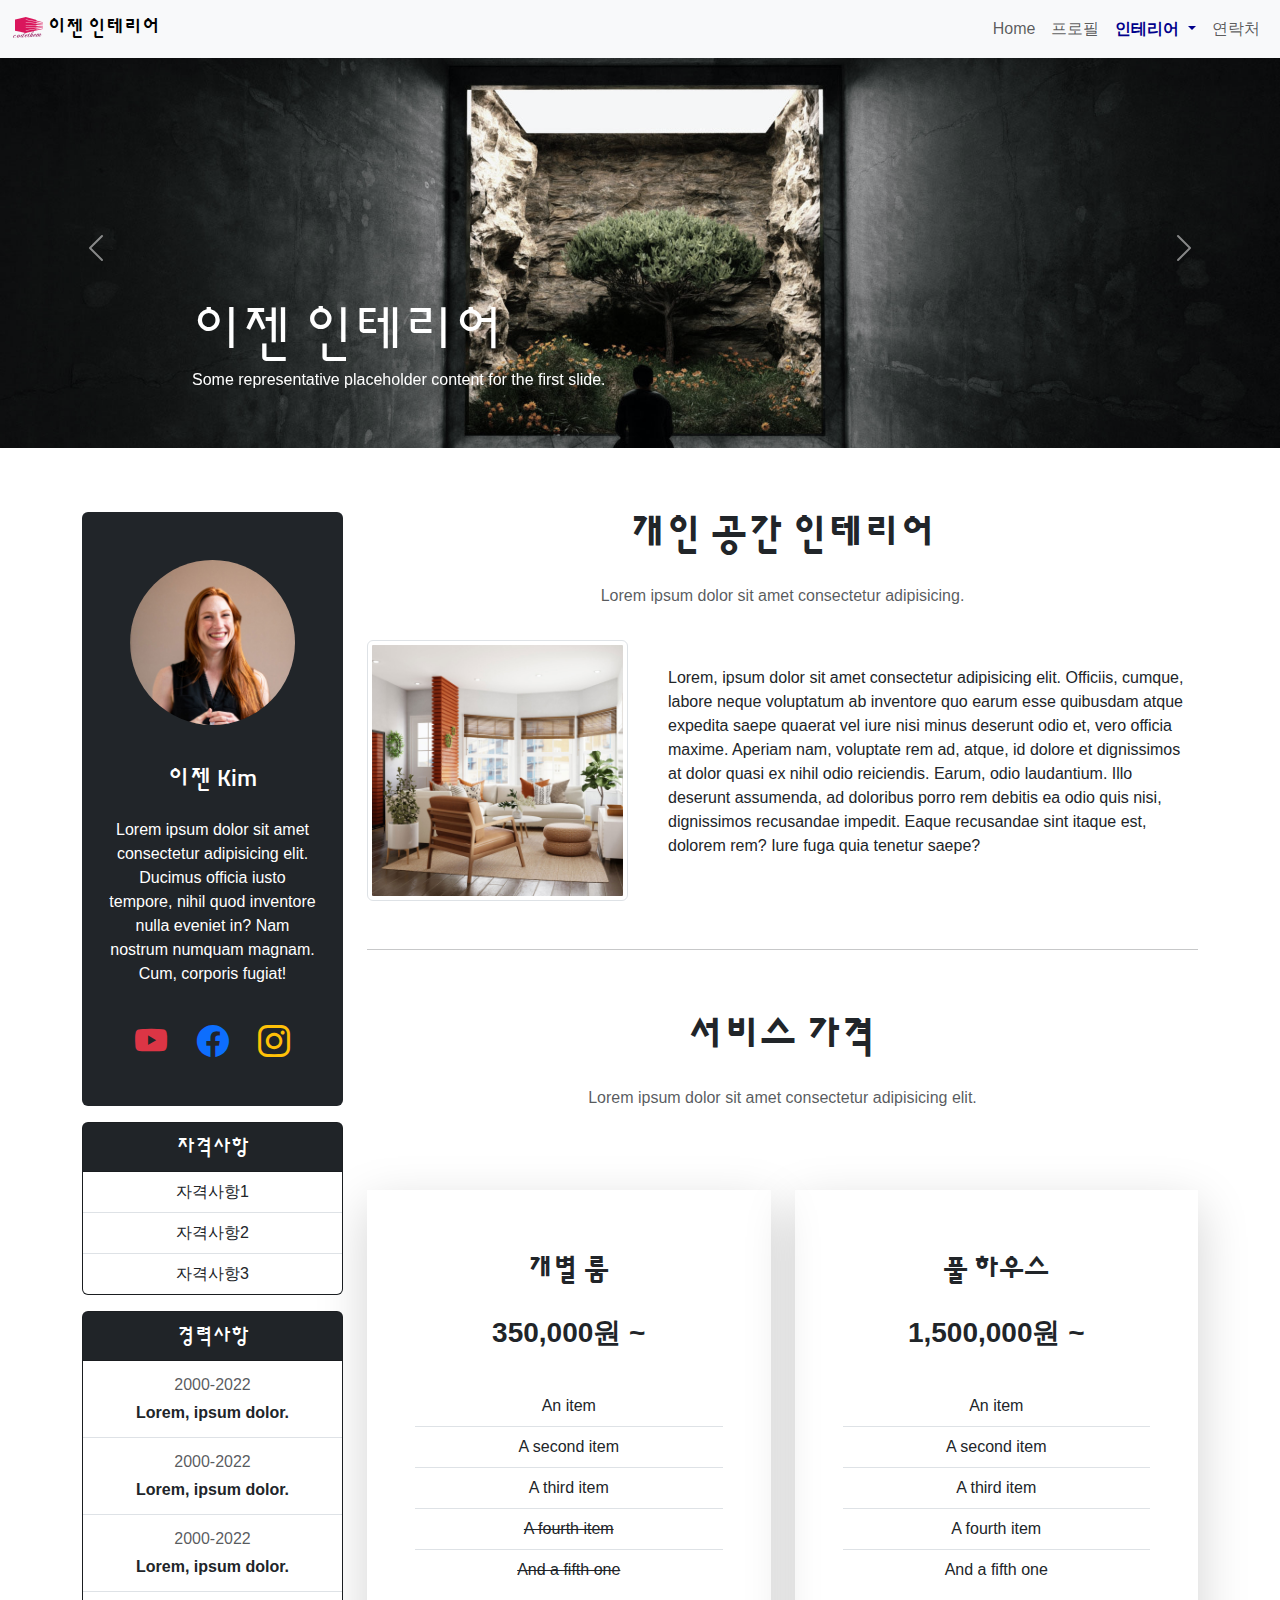
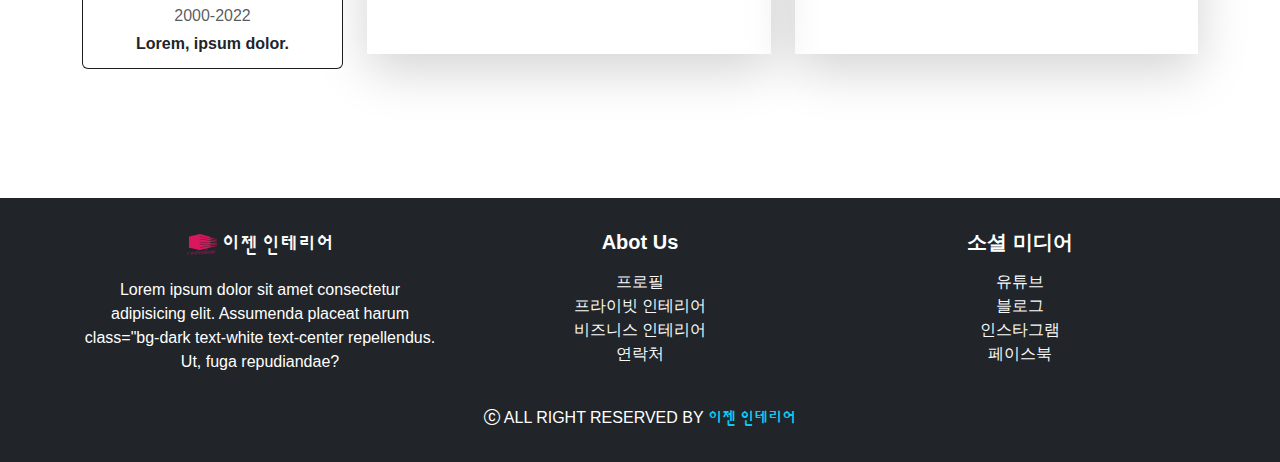
<file: private-interior.html>
<!DOCTYPE html>
<html lang="ko">
  <head>
    <meta charset="UTF-8" />
    <meta name="viewport" content="width=device-width, initial-scale=1.0" />
    <title>이젠 인테리어</title>

    <link href="./css/bootstrap.css" rel="stylesheet" />
    <link href="./css/style.css" rel="stylesheet" />
    <script src="./js/bootstrap.bundle.js"></script>
    <link
      rel="stylesheet"
      href="https://cdn.jsdelivr.net/npm/bootstrap-icons@1.11.3/font/bootstrap-icons.min.css"
    />
  </head>
  <body>
    <!--네비게이션 영역 시작-->
    <nav class="navbar navbar-expand-md bg-light fixed-top">
      <div class="container-fluid">
        <a class="navbar-brand logo-font" href="index.html">
          <img src="./images/logo.png" alt="로고" />
          이젠 인테리어</a
        >
        <button
          class="navbar-toggler"
          type="button"
          data-bs-toggle="collapse"
          data-bs-target="#menubar"
          aria-controls="menubar"
          aria-expanded="false"
          aria-label="Toggle navigation"
        >
          <span class="navbar-toggler-icon"></span>
        </button>
        <div class="collapse navbar-collapse" id="menubar">
          <ul class="navbar-nav ms-auto mb-2 mb-md-0">
            <li class="nav-item">
              <a class="nav-link" href="./index.html">Home</a>
            </li>
            <li class="nav-item">
              <a class="nav-link" href="./profile.html">프로필</a>
            </li>
            <li class="nav-item dropdown">
              <a
                class="nav-link dropdown-toggle active"
                aria-current="page"
                href="#"
                role="button"
                data-bs-toggle="dropdown"
                aria-expanded="false"
              >
                인테리어
              </a>
              <ul class="dropdown-menu">
                <li>
                  <a
                    class="dropdown-item active"
                    aria-current="page"
                    href="./private-interior.html"
                    >개인공간</a
                  >
                </li>
                <li>
                  <a class="dropdown-item" href="./business-interior.html"
                    >비즈니스 공간</a
                  >
                </li>
              </ul>
            </li>
            <li class="nav-item">
              <a class="nav-link" href="./contact.html">연락처</a>
            </li>
          </ul>
        </div>
      </div>
    </nav>
    <!--헤더 영역 시작-->
    <header>
      <div id="headerCarousel" class="mt-5 carousel slide carousel-fade">
        <div class="carousel-inner">
          <div class="carousel-item active">
            <img
              src="./images/header1.jpg"
              class="d-block w-100"
              alt="인테리어 사진"
            />
            <div class="carousel-caption text-md-start">
              <h1 class="display-4 d-block mb-0">이젠 인테리어</h1>
              <p class="d-none d-sm-block">
                Some representative placeholder content for the first slide.
              </p>
            </div>
          </div>
          <div class="carousel-item">
            <img
              src="./images/header2.jpg"
              class="d-block w-100"
              alt="인테리어 사진"
            />
            <div class="carousel-caption">
              <h1 class="display-4 d-block mb-0">이젠 인테리어</h1>
              <p class="d-none d-sm-block">
                Some representative placeholder content for the first slide.
              </p>
            </div>
          </div>
          <div class="carousel-item">
            <img
              src="./images/header3.jpg"
              class="d-block w-100"
              alt="인테리어 사진"
            />
            <div class="carousel-caption">
              <h1 class="display-4 d-block mb-0">이젠 인테리어</h1>
              <p class="d-none d-sm-block">
                Some representative placeholder content for the first slide.
              </p>
            </div>
          </div>
          <div class="carousel-item">
            <img
              src="./images/header4.jpg"
              class="d-block w-100"
              alt="인테리어 사진"
            />
            <div class="carousel-caption">
              <h1 class="display-4 d-block mb-0">이젠 인테리어</h1>
              <p class="d-none d-sm-block">
                Some representative placeholder content for the first slide.
              </p>
            </div>
          </div>
          <div class="carousel-item">
            <img
              src="./images/header5.jpg"
              class="d-block w-100"
              alt="인테리어 사진"
            />
            <div class="carousel-caption">
              <h1 class="display-4 d-block mb-0">이젠 인테리어</h1>
              <p class="d-none d-sm-block">
                Some representative placeholder content for the first slide.
              </p>
            </div>
          </div>
        </div>
        <button
          class="carousel-control-prev"
          type="button"
          data-bs-target="#headerCarousel"
          data-bs-slide="prev"
        >
          <span class="carousel-control-prev-icon" aria-hidden="true"></span>
          <span class="visually-hidden">Previous</span>
        </button>
        <button
          class="carousel-control-next"
          type="button"
          data-bs-target="#headerCarousel"
          data-bs-slide="next"
        >
          <span class="carousel-control-next-icon" aria-hidden="true"></span>
          <span class="visually-hidden">Next</span>
        </button>
      </div>
    </header>
    <!--헤더 영역 끝-->
    <!--네비게이션 영역 끝-->
    <!--메인 섹션 시작-->
    <main class="container my-5">
      <div class="row">
        <!--프로필 바 섹션 시작-->
        <section class="order-2 order-md-1 col-md-5 col-lg-3">
          <div class="bg-dark text-white text-center my-3 p-4 rounded">
            <img
              src="./images/main-profile.jpg"
              alt="메인프로필"
              class="img-fluid rounded-circle p-4"
            />
            <h2 class="fs-4 py-3">이젠 Kim</h2>
            <p>
              Lorem ipsum dolor sit amet consectetur adipisicing elit. Ducimus
              officia iusto tempore, nihil quod inventore nulla eveniet in? Nam
              nostrum numquam magnam. Cum, corporis fugiat!
            </p>
            <div class="d-flex justify-content-evenly fs-4 py-3">
              <a href="#" target="_blank" class="link-danger"
                ><i class="bi bi-youtube" style="font-size: 2rem"></i
              ></a>
              <a href="#" target="_blank" class="link-primary"
                ><i class="bi bi-facebook" style="font-size: 2rem"></i
              ></a>
              <a href="#" target="_blank" class="link-warning"
                ><i class="bi bi-instagram" style="font-size: 2rem"></i
              ></a>
            </div>
          </div>
          <div class="card bg-dark text-white text-center">
            <div class="card-header">
              <h3 class="fs-5 m-1">자격사항</h3>
            </div>
            <ul class="list-group list-group-flush">
              <li class="list-group-item">자격사항1</li>
              <li class="list-group-item">자격사항2</li>
              <li class="list-group-item">자격사항3</li>
            </ul>
          </div>
          <div class="card bg-dark text-white text-center mt-3">
            <div class="card-header">
              <h3 class="fs-5 m-1">경력사항</h3>
            </div>
            <ul class="list-group list-group-flush">
              <li class="list-group-item">
                <p class="m-1 text-muted">2000-2022</p>
                <p class="m-1 fw-bold">Lorem, ipsum dolor.</p>
              </li>
              <li class="list-group-item">
                <p class="m-1 text-muted">2000-2022</p>
                <p class="m-1 fw-bold">Lorem, ipsum dolor.</p>
              </li>
              <li class="list-group-item">
                <p class="m-1 text-muted">2000-2022</p>
                <p class="m-1 fw-bold">Lorem, ipsum dolor.</p>
              </li>
              <li class="list-group-item">
                <p class="m-1 text-muted">2000-2022</p>
                <p class="m-1 fw-bold">Lorem, ipsum dolor.</p>
              </li>
            </ul>
          </div>
        </section>
        <!--프로필 바 섹션 끝-->
        <!--프라이빗 인테리어 섹션 시작-->
        <div class="order-1 order-md-2 col-md-7 col-lg-9">
          <!--프라이빗 인테리어 소개 섹션 시작-->
          <section class="py-3 text-center">
            <h2 class="fs-1 fw-bold pb-3">개인 공간 인테리어</h2>
            <p class="text-muted">
              Lorem ipsum dolor sit amet consectetur adipisicing.
            </p>
            <div class="row align-items-center">
              <div class="col-lg-6 col-xl-4 py-3">
                <img
                  src="./images/private.jpg"
                  alt="개인 공간 인테리어"
                  class="img-fluid img-thumbnail"
                />
              </div>
              <div class="col-lg-6 col-xl-8 py-3">
                <p class="ms-lg-3 text-lg-start">
                  Lorem, ipsum dolor sit amet consectetur adipisicing elit.
                  Officiis, cumque, labore neque voluptatum ab inventore quo
                  earum esse quibusdam atque expedita saepe quaerat vel iure
                  nisi minus deserunt odio et, vero officia maxime. Aperiam nam,
                  voluptate rem ad, atque, id dolore et dignissimos at dolor
                  quasi ex nihil odio reiciendis. Earum, odio laudantium. Illo
                  deserunt assumenda, ad doloribus porro rem debitis ea odio
                  quis nisi, dignissimos recusandae impedit. Eaque recusandae
                  sint itaque est, dolorem rem? Iure fuga quia tenetur saepe?
                </p>
              </div>
            </div>
          </section>
          <!--프라이빗 인테리어 소개 섹션 끝-->
          <hr />
          <!--프라이빗 인테리어 가격 섹션 시작-->
          <section class="text-center">
            <div class="pt-5 pb-3">
              <h2 class="fs-1 fw-bold pb-3">서비스 가격</h2>
              <p class="text-muted">
                Lorem ipsum dolor sit amet consectetur adipisicing elit.
              </p>
            </div>
            <div class="row py-5">
              <div class="col-lg-6 mb-5">
                <div class="shadow-lg p-5">
                  <h3 class="fw-bold py-3">개별 룸</h3>
                  <p class="fs-3 fw-bold">350,000원 ~</p>
                  <div class="py-3">
                    <ul class="list-group list-group-flush">
                      <li class="list-group-item">An item</li>
                      <li class="list-group-item">A second item</li>
                      <li class="list-group-item">A third item</li>
                      <li class="list-group-item text-decoration-line-through">
                        A fourth item
                      </li>
                      <li class="list-group-item text-decoration-line-through">
                        And a fifth one
                      </li>
                    </ul>
                  </div>
                </div>
              </div>
              <div class="col-lg-6">
                <div class="shadow-lg p-5">
                  <h3 class="fw-bold py-3">풀 하우스</h3>
                  <p class="fs-3 fw-bold">1,500,000원 ~</p>
                  <div class="py-3">
                    <ul class="list-group list-group-flush">
                      <li class="list-group-item">An item</li>
                      <li class="list-group-item">A second item</li>
                      <li class="list-group-item">A third item</li>
                      <li class="list-group-item">A fourth item</li>
                      <li class="list-group-item">And a fifth one</li>
                    </ul>
                  </div>
                </div>
              </div>
            </div>
          </section>
          <!--프라이빗 인테리어 가격 섹션 끝-->
        </div>
        <!--프라이빗 인테리어 섹션 끝-->
      </div>
    </main>
    <!--메인 섹션 끝-->
    <!--푸터 영역 시작-->
    <footer class="bg-dark text-white text-center py-3">
      <div class="container">
        <div class="row">
          <div class="col-md-4">
            <a
              href="index.html"
              class="logo-font link-light text-decoration-none fs-5"
            >
              <img src="./images/logo.png" class="my-3" alt="로고" />
              이젠 인테리어
            </a>
            <p>
              Lorem ipsum dolor sit amet consectetur adipisicing elit. Assumenda
              placeat harum class="bg-dark text-white text-center repellendus.
              Ut, fuga repudiandae?
            </p>
          </div>
          <div class="col-md-4">
            <h5 class="fw-bold my-3">Abot Us</h5>
            <ul class="list-unstyled">
              <li>
                <a href="profile.html" class="link-light text-decoration-none"
                  >프로필</a
                >
              </li>
              <li>
                <a
                  href="private-interior.html"
                  class="link-light text-decoration-none"
                  >프라이빗 인테리어</a
                >
              </li>
              <li>
                <a
                  href="business-interior.html"
                  class="link-light text-decoration-none"
                  >비즈니스 인테리어</a
                >
              </li>
              <li>
                <a href="contact.html" class="link-light text-decoration-none"
                  >연락처</a
                >
              </li>
            </ul>
          </div>
          <div class="col-md-4">
            <h5 class="fw-bold my-3">소셜 미디어</h5>
            <ul class="list-unstyled">
              <li>
                <a href="#" class="link-light text-decoration-none">유튜브</a>
              </li>
              <li>
                <a href="#" class="link-light text-decoration-none">블로그</a>
              </li>
              <li>
                <a href="#" class="link-light text-decoration-none"
                  >인스타그램</a
                >
              </li>
              <li>
                <a href="#" class="link-light text-decoration-none">페이스북</a>
              </li>
            </ul>
          </div>
        </div>
        <p class="my-3">
          <i class="bi bi-c-circle"></i> ALL RIGHT RESERVED BY
          <span class="logo-font text-info">이젠 인테리어</span>
        </p>
      </div>
    </footer>
    <!--푸터 영역 끝-->
  </body>
</html>
</file>
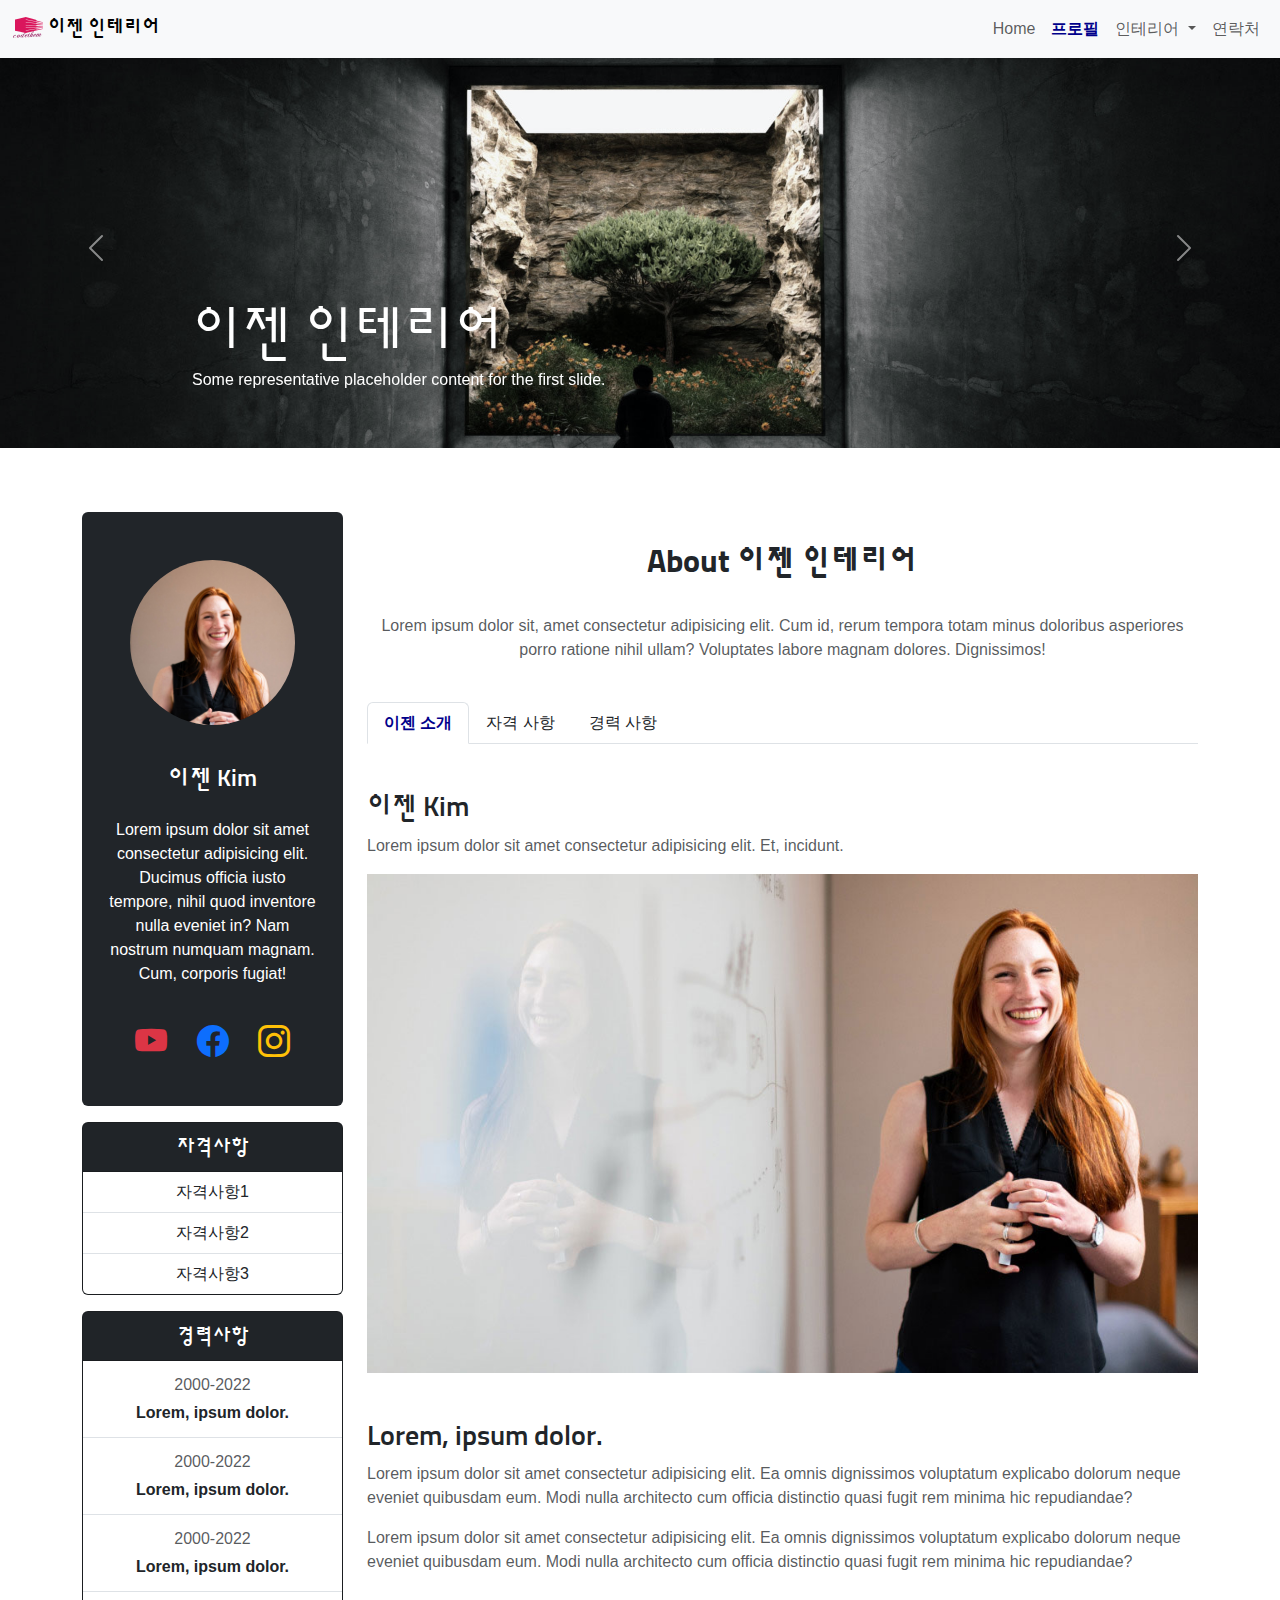
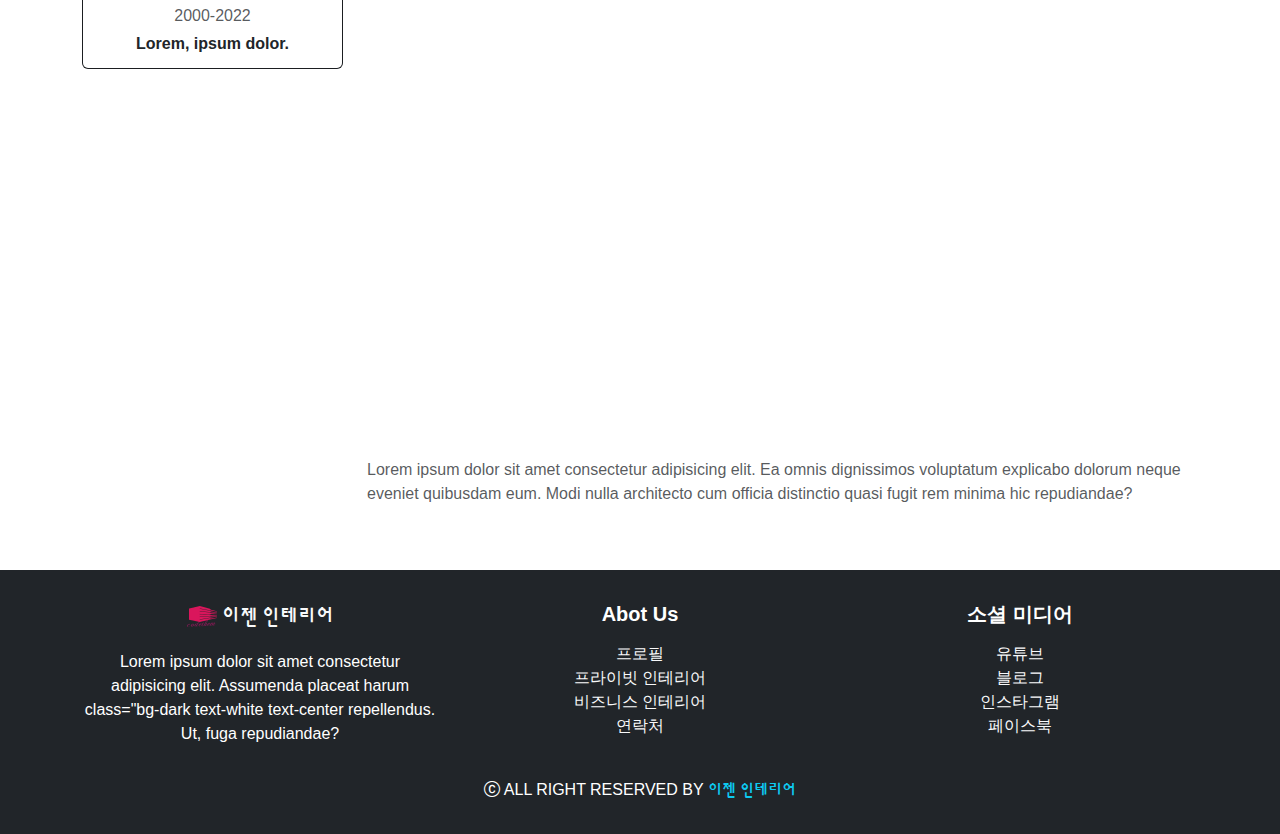
<file: profile.html>
<!DOCTYPE html>
<html lang="ko">
  <head>
    <meta charset="UTF-8" />
    <meta name="viewport" content="width=device-width, initial-scale=1.0" />
    <title>이젠 인테리어</title>

    <link href="./css/bootstrap.css" rel="stylesheet" />
    <link href="./css/style.css" rel="stylesheet" />
    <script src="./js/bootstrap.bundle.js"></script>
    <link
      rel="stylesheet"
      href="https://cdn.jsdelivr.net/npm/bootstrap-icons@1.11.3/font/bootstrap-icons.min.css"
    />
  </head>
  <body>
    <!--네비게이션 영역 시작-->
    <nav class="navbar navbar-expand-md bg-light fixed-top">
      <div class="container-fluid">
        <a class="navbar-brand logo-font" href="index.html">
          <img src="./images/logo.png" alt="로고" />
          이젠 인테리어</a
        >
        <button
          class="navbar-toggler"
          type="button"
          data-bs-toggle="collapse"
          data-bs-target="#menubar"
          aria-controls="menubar"
          aria-expanded="false"
          aria-label="Toggle navigation"
        >
          <span class="navbar-toggler-icon"></span>
        </button>
        <div class="collapse navbar-collapse" id="menubar">
          <ul class="navbar-nav ms-auto mb-2 mb-md-0">
            <li class="nav-item">
              <a class="nav-link" href="./index.html">Home</a>
            </li>
            <li class="nav-item">
              <a
                class="nav-link active"
                aria-current="page"
                href="./profile.html"
                >프로필</a
              >
            </li>
            <li class="nav-item dropdown">
              <a
                class="nav-link dropdown-toggle"
                href="#"
                role="button"
                data-bs-toggle="dropdown"
                aria-expanded="false"
              >
                인테리어
              </a>
              <ul class="dropdown-menu">
                <li>
                  <a class="dropdown-item" href="./private-interior.html"
                    >개인공간</a
                  >
                </li>
                <li>
                  <a class="dropdown-item" href="./business-interior.html"
                    >비즈니스 공간</a
                  >
                </li>
              </ul>
            </li>
            <li class="nav-item">
              <a class="nav-link" href="./contact.html">연락처</a>
            </li>
          </ul>
        </div>
      </div>
    </nav>
    <!--헤더 영역 시작-->
    <header>
      <div id="headerCarousel" class="mt-5 carousel slide carousel-fade">
        <div class="carousel-inner">
          <div class="carousel-item active">
            <img
              src="./images/header1.jpg"
              class="d-block w-100"
              alt="인테리어 사진"
            />
            <div class="carousel-caption text-md-start">
              <h1 class="display-4 d-block mb-0">이젠 인테리어</h1>
              <p class="d-none d-sm-block">
                Some representative placeholder content for the first slide.
              </p>
            </div>
          </div>
          <div class="carousel-item">
            <img
              src="./images/header2.jpg"
              class="d-block w-100"
              alt="인테리어 사진"
            />
            <div class="carousel-caption">
              <h1 class="display-4 d-block mb-0">이젠 인테리어</h1>
              <p class="d-none d-sm-block">
                Some representative placeholder content for the first slide.
              </p>
            </div>
          </div>
          <div class="carousel-item">
            <img
              src="./images/header3.jpg"
              class="d-block w-100"
              alt="인테리어 사진"
            />
            <div class="carousel-caption">
              <h1 class="display-4 d-block mb-0">이젠 인테리어</h1>
              <p class="d-none d-sm-block">
                Some representative placeholder content for the first slide.
              </p>
            </div>
          </div>
          <div class="carousel-item">
            <img
              src="./images/header4.jpg"
              class="d-block w-100"
              alt="인테리어 사진"
            />
            <div class="carousel-caption">
              <h1 class="display-4 d-block mb-0">이젠 인테리어</h1>
              <p class="d-none d-sm-block">
                Some representative placeholder content for the first slide.
              </p>
            </div>
          </div>
          <div class="carousel-item">
            <img
              src="./images/header5.jpg"
              class="d-block w-100"
              alt="인테리어 사진"
            />
            <div class="carousel-caption">
              <h1 class="display-4 d-block mb-0">이젠 인테리어</h1>
              <p class="d-none d-sm-block">
                Some representative placeholder content for the first slide.
              </p>
            </div>
          </div>
        </div>
        <button
          class="carousel-control-prev"
          type="button"
          data-bs-target="#headerCarousel"
          data-bs-slide="prev"
        >
          <span class="carousel-control-prev-icon" aria-hidden="true"></span>
          <span class="visually-hidden">Previous</span>
        </button>
        <button
          class="carousel-control-next"
          type="button"
          data-bs-target="#headerCarousel"
          data-bs-slide="next"
        >
          <span class="carousel-control-next-icon" aria-hidden="true"></span>
          <span class="visually-hidden">Next</span>
        </button>
      </div>
    </header>
    <!--헤더 영역 끝-->
    <!--네비게이션 영역 끝-->
    <!--메인 섹션 시작-->
    <main class="container my-5">
      <div class="row">
        <!--프로필 바 섹션 시작-->
        <section class="col-md-5 col-lg-3">
          <div class="bg-dark text-white text-center my-3 p-4 rounded">
            <img
              src="./images/main-profile.jpg"
              alt="메인프로필"
              class="img-fluid rounded-circle p-4"
            />
            <h2 class="fs-4 py-3">이젠 Kim</h2>
            <p>
              Lorem ipsum dolor sit amet consectetur adipisicing elit. Ducimus
              officia iusto tempore, nihil quod inventore nulla eveniet in? Nam
              nostrum numquam magnam. Cum, corporis fugiat!
            </p>
            <div class="d-flex justify-content-evenly fs-4 py-3">
              <a href="#" target="_blank" class="link-danger"
                ><i class="bi bi-youtube" style="font-size: 2rem"></i
              ></a>
              <a href="#" target="_blank" class="link-primary"
                ><i class="bi bi-facebook" style="font-size: 2rem"></i
              ></a>
              <a href="#" target="_blank" class="link-warning"
                ><i class="bi bi-instagram" style="font-size: 2rem"></i
              ></a>
            </div>
          </div>
          <div class="card bg-dark text-white text-center">
            <div class="card-header">
              <h3 class="fs-5 m-1">자격사항</h3>
            </div>
            <ul class="list-group list-group-flush">
              <li class="list-group-item">자격사항1</li>
              <li class="list-group-item">자격사항2</li>
              <li class="list-group-item">자격사항3</li>
            </ul>
          </div>
          <div class="card bg-dark text-white text-center mt-3">
            <div class="card-header">
              <h3 class="fs-5 m-1">경력사항</h3>
            </div>
            <ul class="list-group list-group-flush">
              <li class="list-group-item">
                <p class="m-1 text-muted">2000-2022</p>
                <p class="m-1 fw-bold">Lorem, ipsum dolor.</p>
              </li>
              <li class="list-group-item">
                <p class="m-1 text-muted">2000-2022</p>
                <p class="m-1 fw-bold">Lorem, ipsum dolor.</p>
              </li>
              <li class="list-group-item">
                <p class="m-1 text-muted">2000-2022</p>
                <p class="m-1 fw-bold">Lorem, ipsum dolor.</p>
              </li>
              <li class="list-group-item">
                <p class="m-1 text-muted">2000-2022</p>
                <p class="m-1 fw-bold">Lorem, ipsum dolor.</p>
              </li>
            </ul>
          </div>
        </section>
        <!--프로필 바 섹션 끝-->
        <!--프로필 섹션 시작-->
        <section class="col-md-7 col-lg-9">
          <div class="text-center py-4">
            <h2 class="ts-1 fw-bold py-4">About 이젠 인테리어</h2>
            <p class="text-muted">
              Lorem ipsum dolor sit, amet consectetur adipisicing elit. Cum id,
              rerum tempora totam minus doloribus asperiores porro ratione nihil
              ullam? Voluptates labore magnam dolores. Dignissimos!
            </p>
          </div>
          <!--탭-->
          <div class="nav nav-tabs" role="tablist">
            <button
              class="nav-link link-dark active"
              id="aboutme-tab"
              data-bs-toggle="tab"
              data-bs-target="#aboutme"
              type="button"
              role="tab"
              aria-controls="aboutme"
              aria-selected="true"
            >
              이젠 소개
            </button>
            <button
              class="nav-link link-dark"
              id="certificate-tab"
              data-bs-toggle="tab"
              data-bs-target="#certificate"
              type="button"
              role="tab"
              aria-controls="certificate"
              aria-selected="false"
            >
              자격 사항
            </button>
            <button
              class="nav-link link-dark"
              id="experiences-tab"
              data-bs-toggle="tab"
              data-bs-target="#experiences"
              type="button"
              role="tab"
              aria-controls="experiences"
              aria-selected="false"
            >
              경력 사항
            </button>
          </div>

          <div class="tab-content">
            <div
              class="tab-pane fade show active"
              id="aboutme"
              role="tabpanel"
              aria-labelledby="aboutme-tab"
              tabindex="0"
            >
              <div>
                <h3 class="mt-5">이젠 Kim</h3>
                <p class="text-muted">
                  Lorem ipsum dolor sit amet consectetur adipisicing elit. Et,
                  incidunt.
                </p>
                <img
                  src="./images/profile-tab1.jpg"
                  alt="탭 사진"
                  class="img-fluid"
                />
              </div>
              <div>
                <h3 class="mt-5">Lorem, ipsum dolor.</h3>
                <p class="text-muted">
                  Lorem ipsum dolor sit amet consectetur adipisicing elit. Ea
                  omnis dignissimos voluptatum explicabo dolorum neque eveniet
                  quibusdam eum. Modi nulla architecto cum officia distinctio
                  quasi fugit rem minima hic repudiandae?
                </p>
                <p class="text-muted">
                  Lorem ipsum dolor sit amet consectetur adipisicing elit. Ea
                  omnis dignissimos voluptatum explicabo dolorum neque eveniet
                  quibusdam eum. Modi nulla architecto cum officia distinctio
                  quasi fugit rem minima hic repudiandae?
                </p>
                <div class="ratio ratio-16x9">
                  <iframe
                    src="https://www.youtube.com/embed/1gfBxtwic-0?si=qY0x7SBpvpdMpQji"
                    title="YouTube video player"
                    frameborder="0"
                    allow="accelerometer; autoplay; clipboard-write; encrypted-media; gyroscope; picture-in-picture; web-share"
                    referrerpolicy="strict-origin-when-cross-origin"
                    allowfullscreen
                  ></iframe>
                </div>
                <p class="text-muted">
                  Lorem ipsum dolor sit amet consectetur adipisicing elit. Ea
                  omnis dignissimos voluptatum explicabo dolorum neque eveniet
                  quibusdam eum. Modi nulla architecto cum officia distinctio
                  quasi fugit rem minima hic repudiandae?
                </p>
              </div>
            </div>
            <div
              class="tab-pane fade"
              id="certificate"
              role="tabpanel"
              aria-labelledby="certificate-tab"
              tabindex="0"
            >
              <div class="m-5">
                <div class="d-flex align-items-center py-3">
                  <img
                    src="./images/certificate1.jpg"
                    alt="어워드"
                    class="rounded-5"
                  />
                  <div class="ms-3">
                    <h3 class="fw-bold">어워드 1</h3>
                    <p class="text-muted">Lorem ipsum dolor sit amet.</p>
                  </div>
                </div>
                <p>
                  Lorem ipsum dolor sit amet consectetur adipisicing elit. Ut
                  porro voluptate incidunt rerum sit, quisquam ex quos minima,
                  temporibus dicta sunt architecto odio nulla nobis.
                </p>
              </div>
              <div class="m-5">
                <div class="d-flex align-items-center py-3">
                  <img
                    src="./images/certificate2.jpg"
                    alt="어워드"
                    class="rounded-5"
                  />
                  <div class="ms-3">
                    <h3 class="fw-bold">어워드 2</h3>
                    <p class="text-muted">Lorem ipsum dolor sit amet.</p>
                  </div>
                </div>
                <p>
                  Lorem ipsum dolor sit amet consectetur adipisicing elit. Ut
                  porro voluptate incidunt rerum sit, quisquam ex quos minima,
                  temporibus dicta sunt architecto odio nulla nobis.
                </p>
              </div>
              <div class="m-5">
                <div class="d-flex align-items-center py-3">
                  <img
                    src="./images/certificate3.jpg"
                    alt="자격증"
                    class="rounded-5"
                  />
                  <div class="ms-3">
                    <h3 class="fw-bold">자격증 1</h3>
                    <p class="text-muted">Lorem ipsum dolor sit amet.</p>
                  </div>
                </div>
                <p>
                  Lorem ipsum dolor sit amet consectetur adipisicing elit. Ut
                  porro voluptate incidunt rerum sit, quisquam ex quos minima,
                  temporibus dicta sunt architecto odio nulla nobis.
                </p>
              </div>
              <div class="m-5">
                <div class="d-flex align-items-center py-3">
                  <img
                    src="./images/certificate4.jpg"
                    alt="자격증"
                    class="rounded-5"
                  />
                  <div class="ms-3">
                    <h3 class="fw-bold">자격증 2</h3>
                    <p class="text-muted">Lorem ipsum dolor sit amet.</p>
                  </div>
                </div>
                <p>
                  Lorem ipsum dolor sit amet consectetur adipisicing elit. Ut
                  porro voluptate incidunt rerum sit, quisquam ex quos minima,
                  temporibus dicta sunt architecto odio nulla nobis.
                </p>
              </div>
            </div>
            <div
              class="tab-pane fade"
              id="experiences"
              role="tabpanel"
              aria-labelledby="experiences-tab"
              tabindex="0"
            >
              <div class="m-5 border-bottom">
                <h3>이젠 인테리어</h3>
                <p class="text-muted">2010~2022</p>
                <p>
                  Lorem ipsum dolor sit amet consectetur adipisicing elit. Ex
                  quisquam, aliquam cumque quae id laudantium. Commodi,
                  corporis. Obcaecati id praesentium, nihil odio unde ullam
                  fugiat?
                </p>
              </div>
              <div class="m-5 border-bottom">
                <h3>인테리어 X</h3>
                <p class="text-muted">2010~2022</p>
                <p>
                  Lorem ipsum dolor sit amet consectetur adipisicing elit. Ex
                  quisquam, aliquam cumque quae id laudantium. Commodi,
                  corporis. Obcaecati id praesentium, nihil odio unde ullam
                  fugiat?
                </p>
              </div>
              <div class="m-5 border-bottom">
                <h3>인테리어 A</h3>
                <p class="text-muted">2010~2022</p>
                <p>
                  Lorem ipsum dolor sit amet consectetur adipisicing elit. Ex
                  quisquam, aliquam cumque quae id laudantium. Commodi,
                  corporis. Obcaecati id praesentium, nihil odio unde ullam
                  fugiat?
                </p>
              </div>
            </div>
          </div>
        </section>
        <!--프로필 섹션 끝-->
      </div>
    </main>
    <!--메인 섹션 끝-->
    <!--푸터 영역 시작-->
    <footer class="bg-dark text-white text-center py-3">
      <div class="container">
        <div class="row">
          <div class="col-md-4">
            <a
              href="index.html"
              class="logo-font link-light text-decoration-none fs-5"
            >
              <img src="./images/logo.png" class="my-3" alt="로고" />
              이젠 인테리어
            </a>
            <p>
              Lorem ipsum dolor sit amet consectetur adipisicing elit. Assumenda
              placeat harum class="bg-dark text-white text-center repellendus.
              Ut, fuga repudiandae?
            </p>
          </div>
          <div class="col-md-4">
            <h5 class="fw-bold my-3">Abot Us</h5>
            <ul class="list-unstyled">
              <li>
                <a href="profile.html" class="link-light text-decoration-none"
                  >프로필</a
                >
              </li>
              <li>
                <a
                  href="private-interior.html"
                  class="link-light text-decoration-none"
                  >프라이빗 인테리어</a
                >
              </li>
              <li>
                <a
                  href="business-interior.html"
                  class="link-light text-decoration-none"
                  >비즈니스 인테리어</a
                >
              </li>
              <li>
                <a href="contact.html" class="link-light text-decoration-none"
                  >연락처</a
                >
              </li>
            </ul>
          </div>
          <div class="col-md-4">
            <h5 class="fw-bold my-3">소셜 미디어</h5>
            <ul class="list-unstyled">
              <li>
                <a href="#" class="link-light text-decoration-none">유튜브</a>
              </li>
              <li>
                <a href="#" class="link-light text-decoration-none">블로그</a>
              </li>
              <li>
                <a href="#" class="link-light text-decoration-none"
                  >인스타그램</a
                >
              </li>
              <li>
                <a href="#" class="link-light text-decoration-none">페이스북</a>
              </li>
            </ul>
          </div>
        </div>
        <p class="my-3">
          <i class="bi bi-c-circle"></i> ALL RIGHT RESERVED BY
          <span class="logo-font text-info">이젠 인테리어</span>
        </p>
      </div>
    </footer>
    <!--푸터 영역 끝-->
  </body>
</html>
</file>
<file: css/style.css>
@charset "utf-8";
@import url("https://fonts.googleapis.com/css2?family=Sunflower:wght@300&display=swap");

body {
  font-family: "Noto Sans KR", sans-serif;
}

h1,
h2,
h3,
h4,
.logo-font {
  font-family: "Sunflower", sans-serif;
}

/*네비게이션 영역*/
.nav-link.active,
.nav-link:hover {
  color: darkblue !important;
  font-weight: bold;
}
/*헤더 영역*/
#headerCarousel img {
  filter: grayscale(50%);
}
#headerCarousel:hover img {
  filter: grayscale(0%);
}

/*메인 섹션*/
.banner {
  background-image: url("../images/card-banner.jpg");
  background-size: cover;
  background-attachment: fixed; /*붙박이 처럼 붙이기*/
}

.card-img-top {
  transition: transform 0.7s;
  cursor: pointer;
}
.card-img-top:hover {
  transform: scale(1.1);
}

/*contact.html Contact섹션*/
.contact_bg {
  background-image: linear-gradient(rgba(0, 0, 0, 0.5), rgba(0, 0, 0, 0.2)),
    url("../images/contact-bg.jpg");
  /*background-color: aquamarine;*/
  background-position: center;
  background-size: cover;
  background-attachment: fixed;
}
</file>
